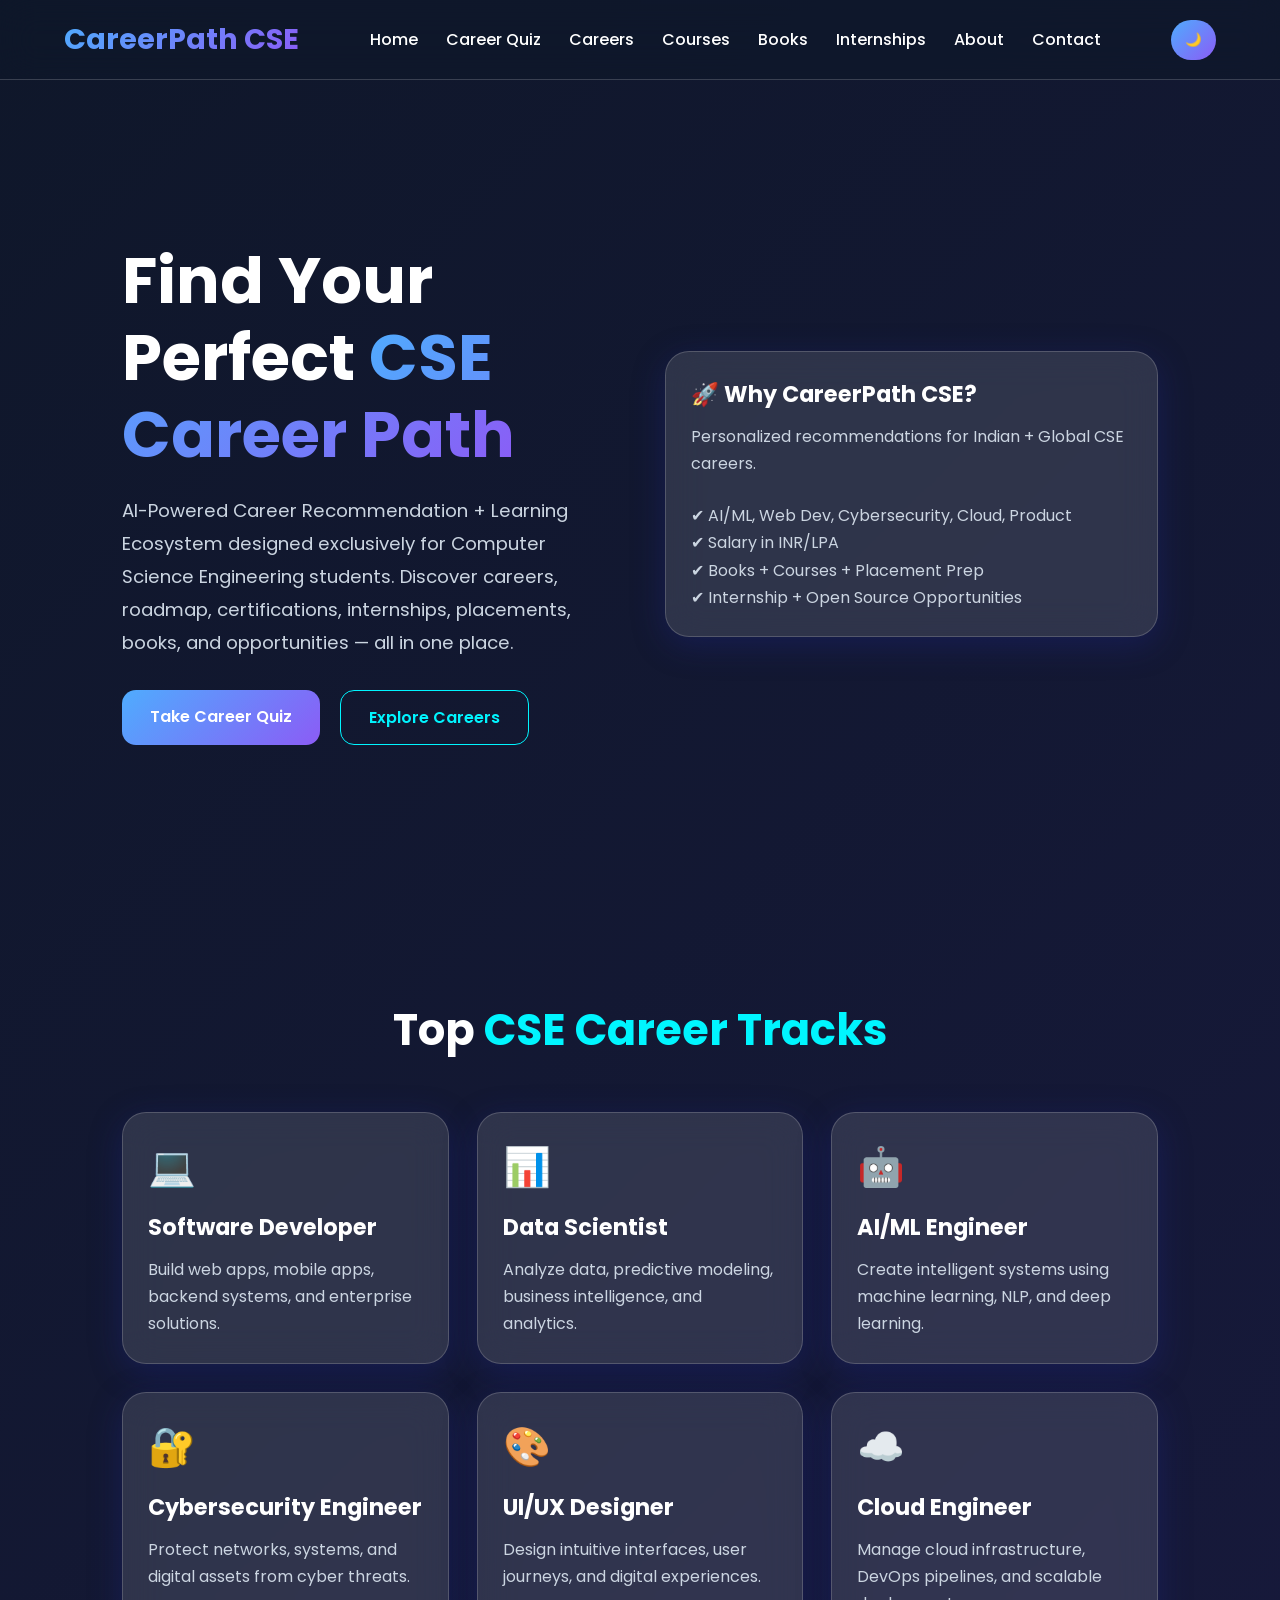
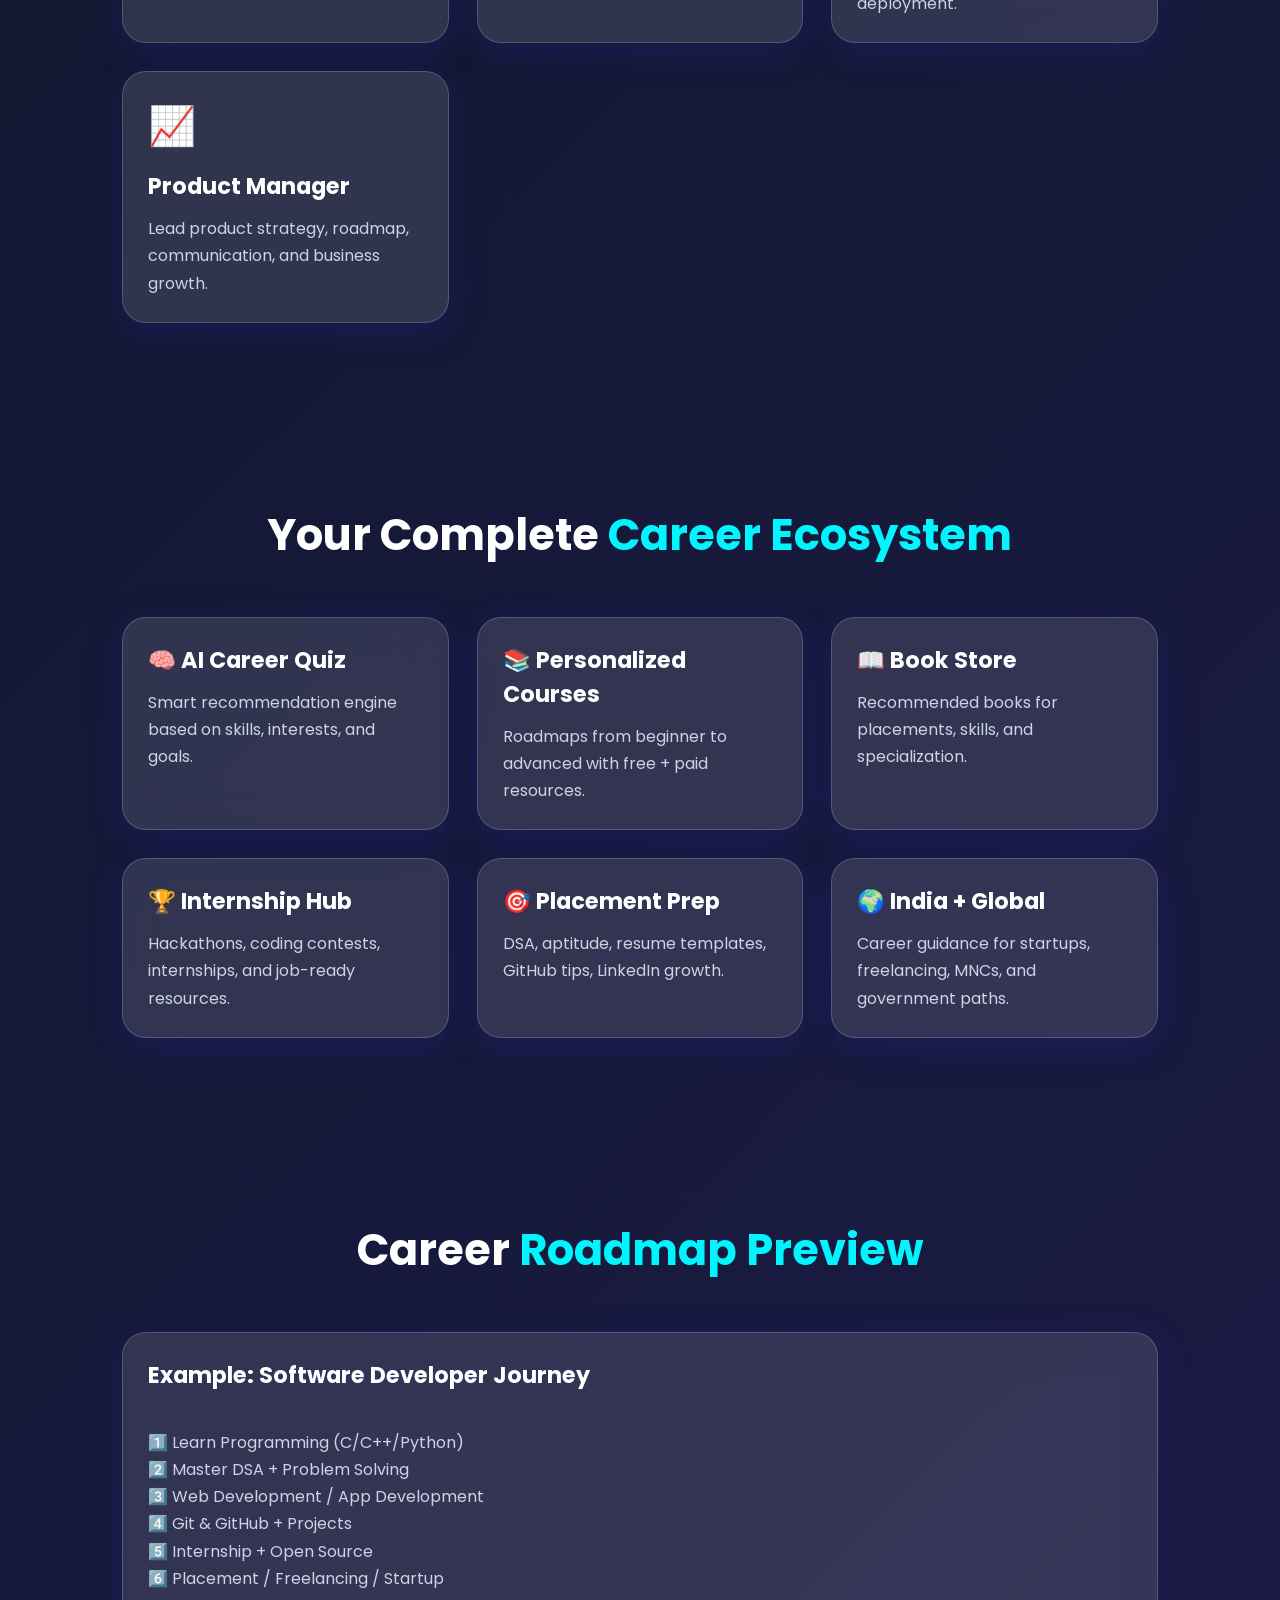
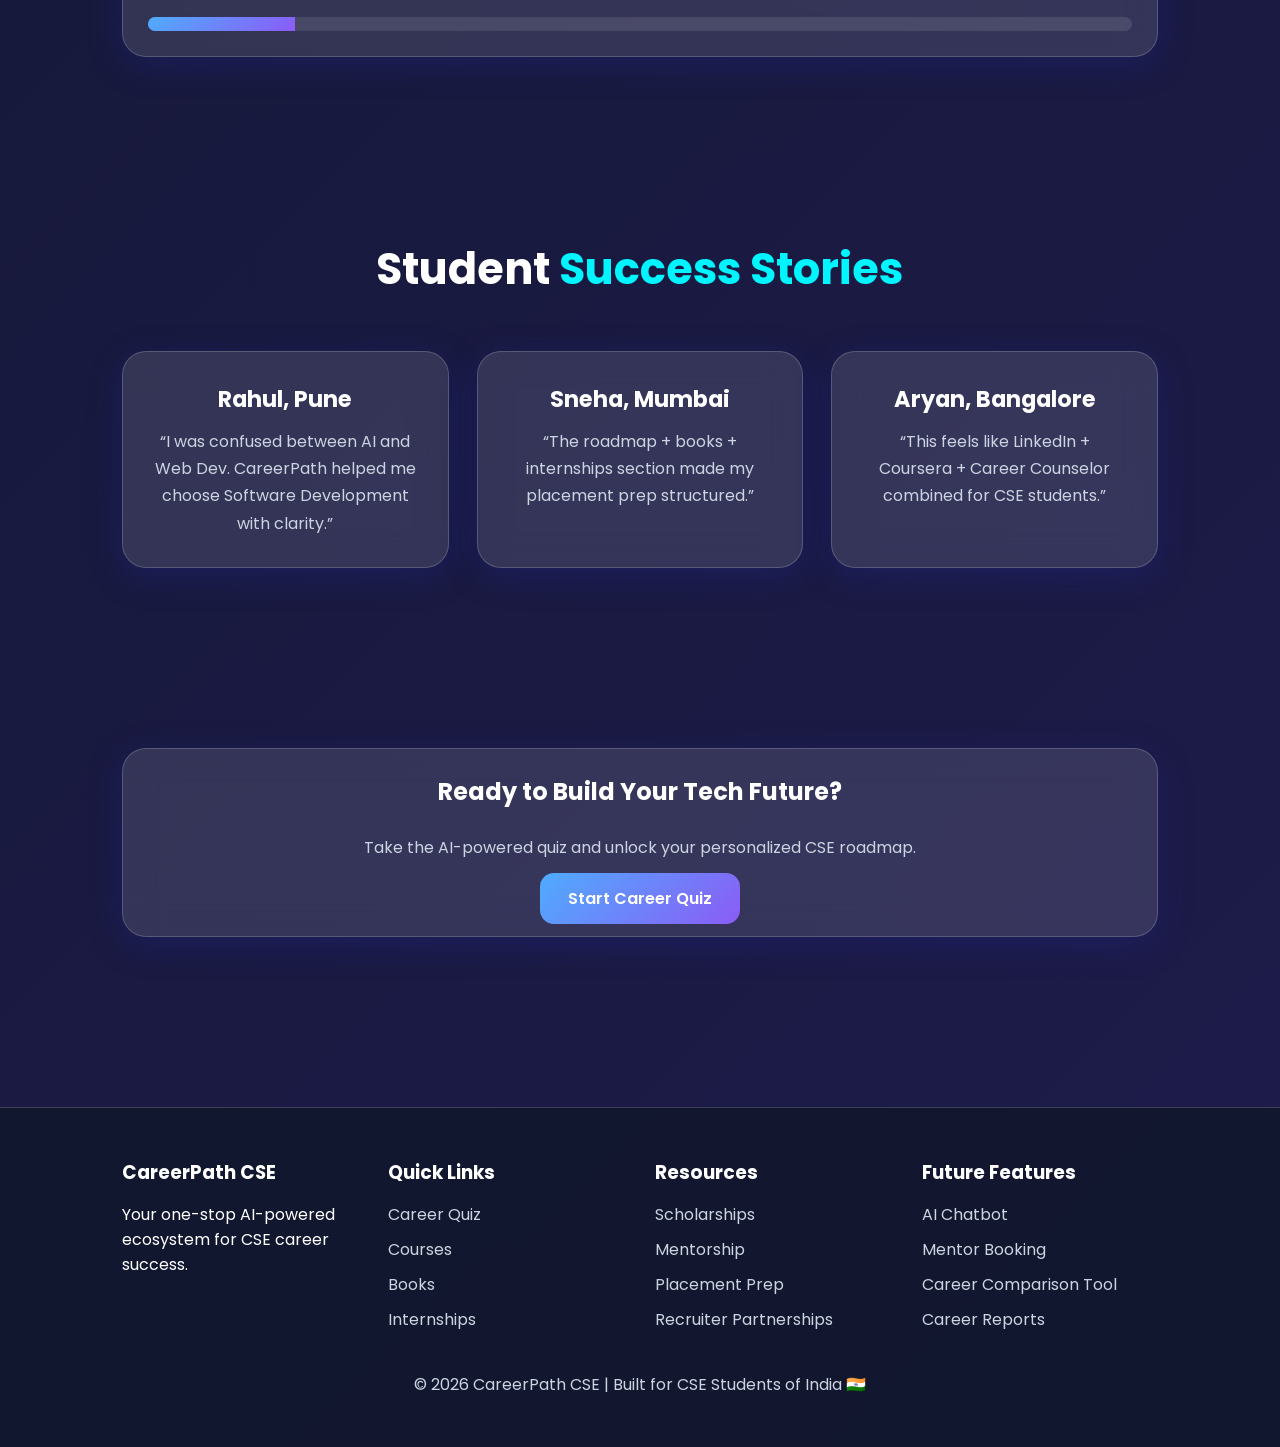
<file: index.html>
<!DOCTYPE html>
<html lang="en">
<head>
  <meta charset="UTF-8">
  <meta name="viewport" content="width=device-width, initial-scale=1.0">
  <title>CareerPath CSE | AI-Powered Career Ecosystem</title>
  <link rel="stylesheet" href="styles/style.css">
  <link rel="preconnect" href="https://fonts.googleapis.com">
  <link rel="preconnect" href="https://fonts.gstatic.com" crossorigin>
  <link href="https://fonts.googleapis.com/css2?family=Poppins:wght@300;400;500;600;700;800&display=swap" rel="stylesheet">
</head>
<body>

  <!-- ================= NAVBAR ================= -->
  <nav class="navbar">
    <div class="nav-container">
      <div class="logo">CareerPath CSE</div>
      <ul class="nav-links">
        <li><a href="index.html">Home</a></li>
        <li><a href="quiz.html">Career Quiz</a></li>
        <li><a href="careers.html">Careers</a></li>
        <li><a href="courses.html">Courses</a></li>
        <li><a href="books.html">Books</a></li>
        <li><a href="internships.html">Internships</a></li>
        <li><a href="about.html">About</a></li>
        <li><a href="contact.html">Contact</a></li>
      </ul>
      <button class="theme-toggle" onclick="toggleTheme()">🌙</button>
    </div>
  </nav>

  <!-- ================= HERO ================= -->
  <section class="hero">
    <div class="container hero-content">
      <div class="hero-text fade-in">
        <h1>Find Your Perfect <span>CSE Career Path</span></h1>
        <p>
          AI-Powered Career Recommendation + Learning Ecosystem designed exclusively
          for Computer Science Engineering students. Discover careers, roadmap,
          certifications, internships, placements, books, and opportunities — all in one place.
        </p>

        <div class="hero-buttons">
          <a href="quiz.html" class="btn btn-primary">Take Career Quiz</a>
          <a href="careers.html" class="btn btn-secondary">Explore Careers</a>
        </div>
      </div>

      <div class="glass-card fade-in">
        <h3>🚀 Why CareerPath CSE?</h3>
        <p>Personalized recommendations for Indian + Global CSE careers.</p>
        <br>
        <p>✔ AI/ML, Web Dev, Cybersecurity, Cloud, Product</p>
        <p>✔ Salary in INR/LPA</p>
        <p>✔ Books + Courses + Placement Prep</p>
        <p>✔ Internship + Open Source Opportunities</p>
      </div>
    </div>
  </section>

  <!-- ================= CAREER CATEGORIES ================= -->
  <section class="section">
    <div class="container">
      <h2 class="section-title">Top <span>CSE Career Tracks</span></h2>

      <div class="career-grid">
        <div class="glass-card">
          <div class="card-icon">💻</div>
          <h3>Software Developer</h3>
          <p>Build web apps, mobile apps, backend systems, and enterprise solutions.</p>
        </div>

        <div class="glass-card">
          <div class="card-icon">📊</div>
          <h3>Data Scientist</h3>
          <p>Analyze data, predictive modeling, business intelligence, and analytics.</p>
        </div>

        <div class="glass-card">
          <div class="card-icon">🤖</div>
          <h3>AI/ML Engineer</h3>
          <p>Create intelligent systems using machine learning, NLP, and deep learning.</p>
        </div>

        <div class="glass-card">
          <div class="card-icon">🔐</div>
          <h3>Cybersecurity Engineer</h3>
          <p>Protect networks, systems, and digital assets from cyber threats.</p>
        </div>

        <div class="glass-card">
          <div class="card-icon">🎨</div>
          <h3>UI/UX Designer</h3>
          <p>Design intuitive interfaces, user journeys, and digital experiences.</p>
        </div>

        <div class="glass-card">
          <div class="card-icon">☁️</div>
          <h3>Cloud Engineer</h3>
          <p>Manage cloud infrastructure, DevOps pipelines, and scalable deployment.</p>
        </div>

        <div class="glass-card">
          <div class="card-icon">📈</div>
          <h3>Product Manager</h3>
          <p>Lead product strategy, roadmap, communication, and business growth.</p>
        </div>
      </div>
    </div>
  </section>

  <!-- ================= FEATURES ================= -->
  <section class="section">
    <div class="container">
      <h2 class="section-title">Your Complete <span>Career Ecosystem</span></h2>

      <div class="career-grid">
        <div class="glass-card">
          <h3>🧠 AI Career Quiz</h3>
          <p>Smart recommendation engine based on skills, interests, and goals.</p>
        </div>

        <div class="glass-card">
          <h3>📚 Personalized Courses</h3>
          <p>Roadmaps from beginner to advanced with free + paid resources.</p>
        </div>

        <div class="glass-card">
          <h3>📖 Book Store</h3>
          <p>Recommended books for placements, skills, and specialization.</p>
        </div>

        <div class="glass-card">
          <h3>🏆 Internship Hub</h3>
          <p>Hackathons, coding contests, internships, and job-ready resources.</p>
        </div>

        <div class="glass-card">
          <h3>🎯 Placement Prep</h3>
          <p>DSA, aptitude, resume templates, GitHub tips, LinkedIn growth.</p>
        </div>

        <div class="glass-card">
          <h3>🌍 India + Global</h3>
          <p>Career guidance for startups, freelancing, MNCs, and government paths.</p>
        </div>
      </div>
    </div>
  </section>

  <!-- ================= ROADMAP PREVIEW ================= -->
  <section class="section">
    <div class="container">
      <h2 class="section-title">Career <span>Roadmap Preview</span></h2>

      <div class="glass-card">
        <h3>Example: Software Developer Journey</h3>
        <br>
        <p>1️⃣ Learn Programming (C/C++/Python)</p>
        <p>2️⃣ Master DSA + Problem Solving</p>
        <p>3️⃣ Web Development / App Development</p>
        <p>4️⃣ Git & GitHub + Projects</p>
        <p>5️⃣ Internship + Open Source</p>
        <p>6️⃣ Placement / Freelancing / Startup</p>

        <br>

        <div class="progress-container">
          <div class="progress-bar"></div>
        </div>
      </div>
    </div>
  </section>

  <!-- ================= TESTIMONIALS ================= -->
  <section class="section">
    <div class="container">
      <h2 class="section-title">Student <span>Success Stories</span></h2>

      <div class="career-grid">
        <div class="glass-card testimonial">
          <h3>Rahul, Pune</h3>
          <p>“I was confused between AI and Web Dev. CareerPath helped me choose Software Development with clarity.”</p>
        </div>

        <div class="glass-card testimonial">
          <h3>Sneha, Mumbai</h3>
          <p>“The roadmap + books + internships section made my placement prep structured.”</p>
        </div>

        <div class="glass-card testimonial">
          <h3>Aryan, Bangalore</h3>
          <p>“This feels like LinkedIn + Coursera + Career Counselor combined for CSE students.”</p>
        </div>
      </div>
    </div>
  </section>

  <!-- ================= CTA ================= -->
  <section class="section">
    <div class="container">
      <div class="glass-card" style="text-align:center;">
        <h2>Ready to Build Your Tech Future?</h2>
        <br>
        <p>Take the AI-powered quiz and unlock your personalized CSE roadmap.</p>
        <br>
        <a href="quiz.html" class="btn btn-primary">Start Career Quiz</a>
      </div>
    </div>
  </section>

  <!-- ================= FOOTER ================= -->
  <footer class="footer">
    <div class="container footer-grid">
      <div>
        <h3>CareerPath CSE</h3>
        <p>Your one-stop AI-powered ecosystem for CSE career success.</p>
      </div>

      <div>
        <h3>Quick Links</h3>
        <a href="quiz.html">Career Quiz</a>
        <a href="courses.html">Courses</a>
        <a href="books.html">Books</a>
        <a href="internships.html">Internships</a>
      </div>

      <div>
        <h3>Resources</h3>
        <a href="#">Scholarships</a>
        <a href="#">Mentorship</a>
        <a href="#">Placement Prep</a>
        <a href="#">Recruiter Partnerships</a>
      </div>

      <div>
        <h3>Future Features</h3>
        <a href="#">AI Chatbot</a>
        <a href="#">Mentor Booking</a>
        <a href="#">Career Comparison Tool</a>
        <a href="#">Career Reports</a>
      </div>
    </div>

    <div class="footer-bottom">
      <p>© 2026 CareerPath CSE | Built for CSE Students of India 🇮🇳</p>
    </div>
  </footer>

  <script src="scripts/main.js"></script>
</body>
</html>
</file>
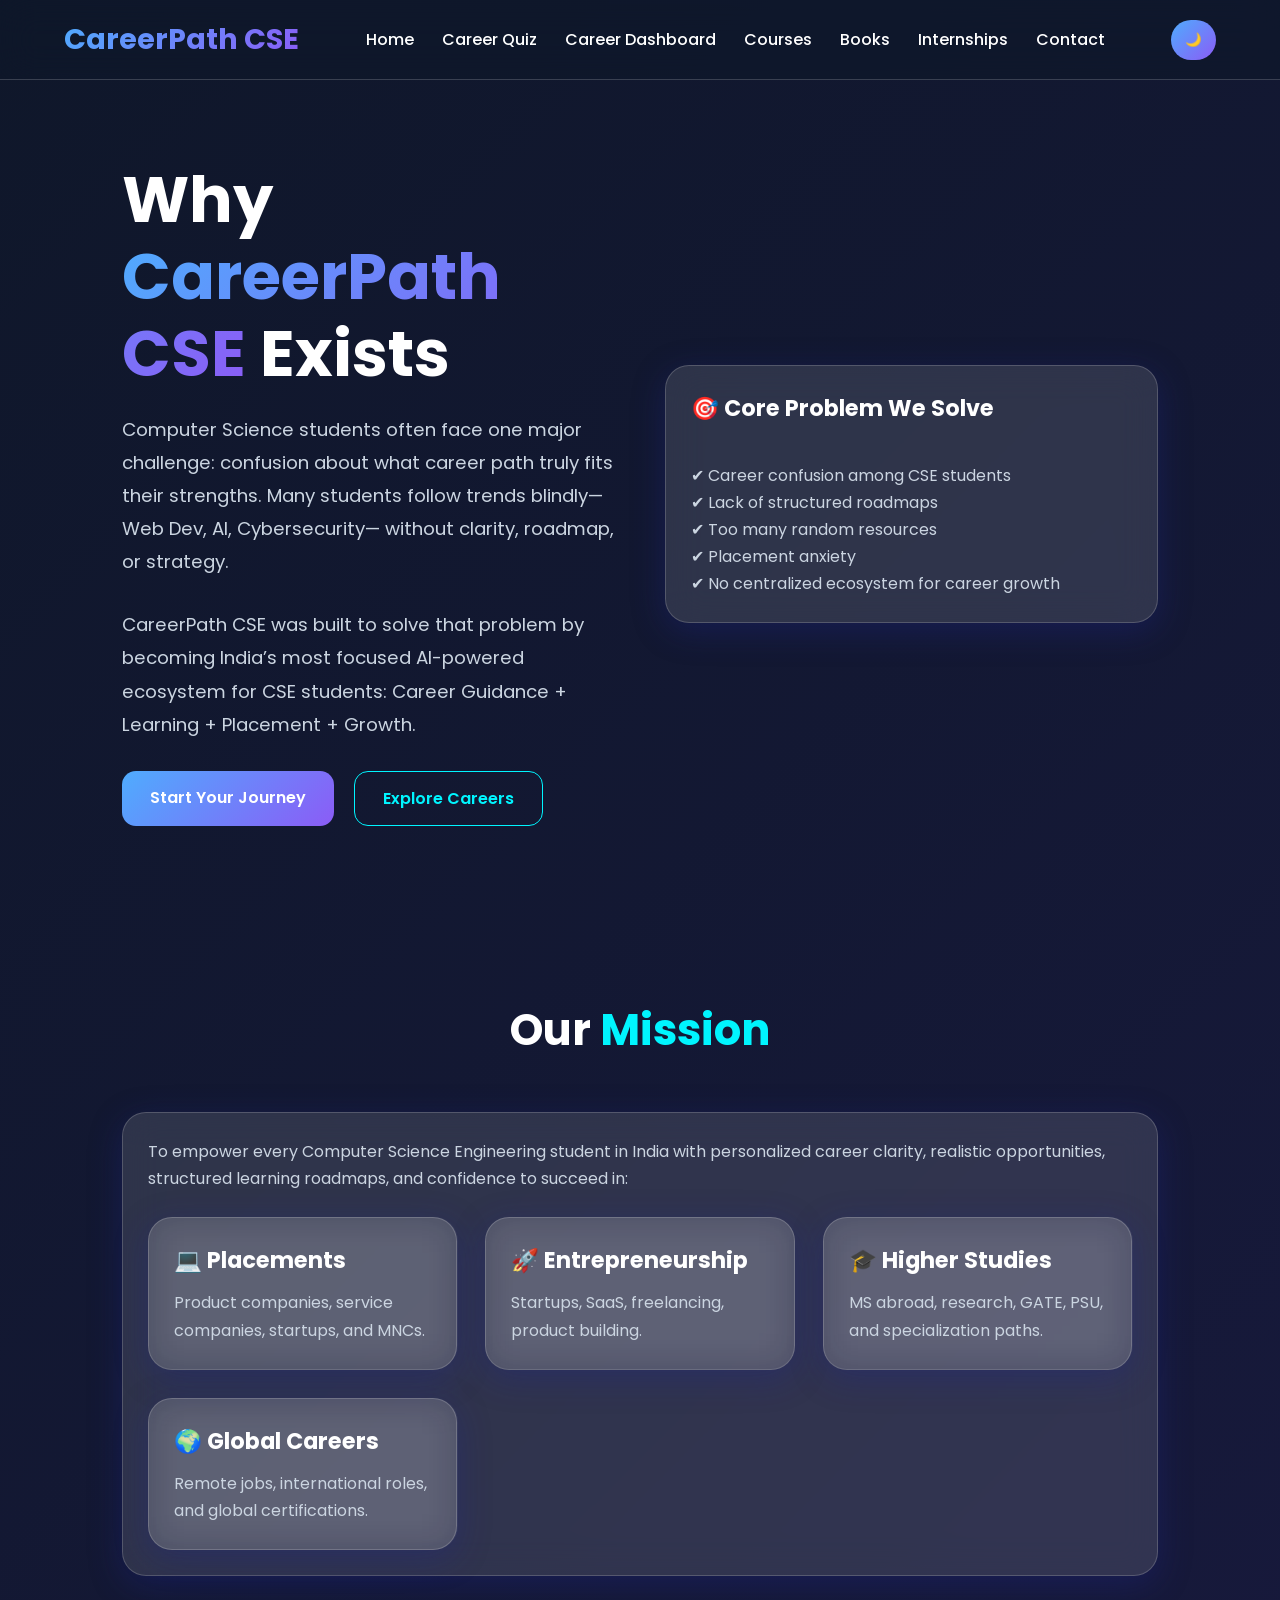
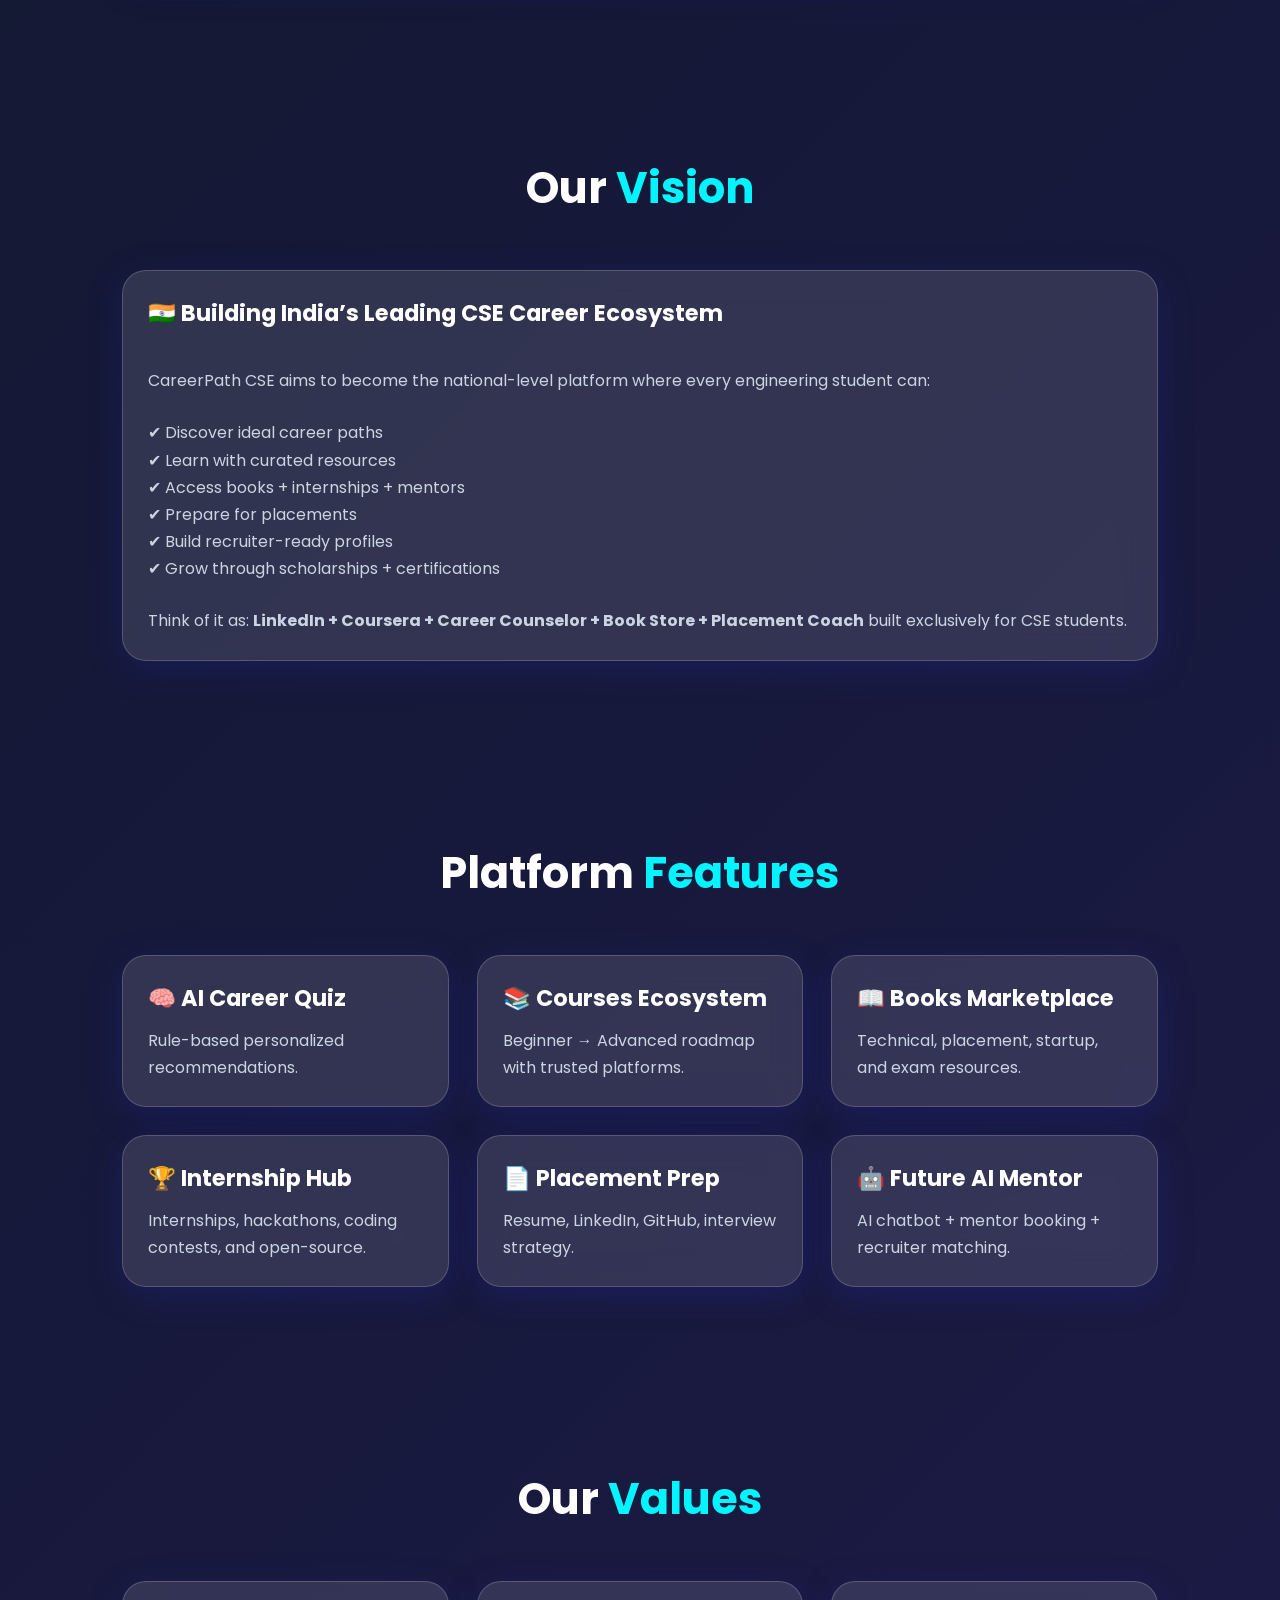
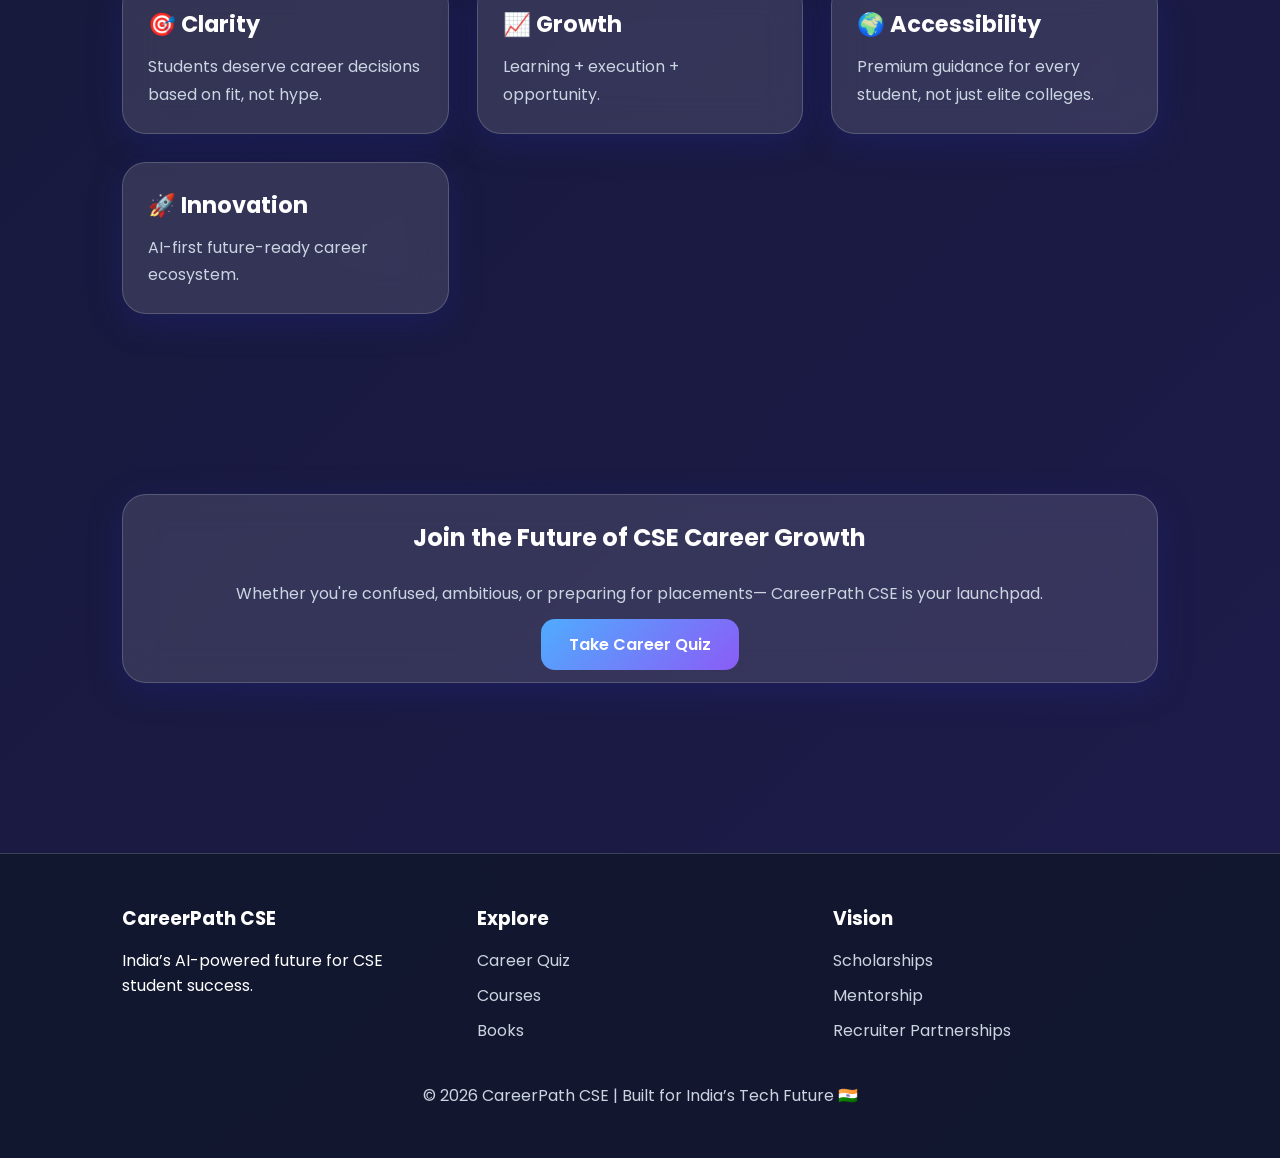
<file: about.html>
<!DOCTYPE html>
<html lang="en">
<head>
  <meta charset="UTF-8">
  <meta name="viewport" content="width=device-width, initial-scale=1.0">
  <title>About | CareerPath CSE</title>
  <link rel="stylesheet" href="styles/style.css">
  <link rel="preconnect" href="https://fonts.googleapis.com">
  <link href="https://fonts.googleapis.com/css2?family=Poppins:wght@300;400;500;600;700;800&display=swap" rel="stylesheet">
</head>
<body>

  <!-- ================= NAVBAR ================= -->
  <nav class="navbar">
    <div class="nav-container">
      <div class="logo">CareerPath CSE</div>
      <ul class="nav-links">
        <li><a href="index.html">Home</a></li>
        <li><a href="quiz.html">Career Quiz</a></li>
        <li><a href="careers.html">Career Dashboard</a></li>
        <li><a href="courses.html">Courses</a></li>
        <li><a href="books.html">Books</a></li>
        <li><a href="internships.html">Internships</a></li>
        <li><a href="contact.html">Contact</a></li>
      </ul>
      <button class="theme-toggle" onclick="toggleTheme()">🌙</button>
    </div>
  </nav>

  <!-- ================= HERO ================= -->
  <section class="hero">
    <div class="container hero-content">
      <div class="hero-text fade-in">
        <h1>Why <span>CareerPath CSE</span> Exists</h1>
        <p>
          Computer Science students often face one major challenge:
          confusion about what career path truly fits their strengths.
          Many students follow trends blindly—Web Dev, AI, Cybersecurity—
          without clarity, roadmap, or strategy.
        </p>

        <p>
          CareerPath CSE was built to solve that problem by becoming
          India’s most focused AI-powered ecosystem for CSE students:
          Career Guidance + Learning + Placement + Growth.
        </p>

        <div class="hero-buttons">
          <a href="quiz.html" class="btn btn-primary">Start Your Journey</a>
          <a href="careers.html" class="btn btn-secondary">Explore Careers</a>
        </div>
      </div>

      <div class="glass-card fade-in">
        <h3>🎯 Core Problem We Solve</h3>
        <br>
        <p>✔ Career confusion among CSE students</p>
        <p>✔ Lack of structured roadmaps</p>
        <p>✔ Too many random resources</p>
        <p>✔ Placement anxiety</p>
        <p>✔ No centralized ecosystem for career growth</p>
      </div>
    </div>
  </section>

  <!-- ================= MISSION ================= -->
  <section class="section">
    <div class="container">
      <h2 class="section-title">Our <span>Mission</span></h2>

      <div class="glass-card">
        <p>
          To empower every Computer Science Engineering student in India
          with personalized career clarity, realistic opportunities,
          structured learning roadmaps, and confidence to succeed in:
        </p>

        <br>

        <div class="career-grid">
          <div class="glass-card">
            <h3>💻 Placements</h3>
            <p>Product companies, service companies, startups, and MNCs.</p>
          </div>

          <div class="glass-card">
            <h3>🚀 Entrepreneurship</h3>
            <p>Startups, SaaS, freelancing, product building.</p>
          </div>

          <div class="glass-card">
            <h3>🎓 Higher Studies</h3>
            <p>MS abroad, research, GATE, PSU, and specialization paths.</p>
          </div>

          <div class="glass-card">
            <h3>🌍 Global Careers</h3>
            <p>Remote jobs, international roles, and global certifications.</p>
          </div>
        </div>
      </div>
    </div>
  </section>

  <!-- ================= VISION ================= -->
  <section class="section">
    <div class="container">
      <h2 class="section-title">Our <span>Vision</span></h2>

      <div class="glass-card">
        <h3>🇮🇳 Building India’s Leading CSE Career Ecosystem</h3>

        <br>

        <p>
          CareerPath CSE aims to become the national-level platform
          where every engineering student can:
        </p>

        <br>

        <p>✔ Discover ideal career paths</p>
        <p>✔ Learn with curated resources</p>
        <p>✔ Access books + internships + mentors</p>
        <p>✔ Prepare for placements</p>
        <p>✔ Build recruiter-ready profiles</p>
        <p>✔ Grow through scholarships + certifications</p>

        <br>

        <p>
          Think of it as:
          <strong>LinkedIn + Coursera + Career Counselor + Book Store + Placement Coach</strong>
          built exclusively for CSE students.
        </p>
      </div>
    </div>
  </section>

  <!-- ================= PLATFORM FEATURES ================= -->
  <section class="section">
    <div class="container">
      <h2 class="section-title">Platform <span>Features</span></h2>

      <div class="career-grid">
        <div class="glass-card">
          <h3>🧠 AI Career Quiz</h3>
          <p>Rule-based personalized recommendations.</p>
        </div>

        <div class="glass-card">
          <h3>📚 Courses Ecosystem</h3>
          <p>Beginner → Advanced roadmap with trusted platforms.</p>
        </div>

        <div class="glass-card">
          <h3>📖 Books Marketplace</h3>
          <p>Technical, placement, startup, and exam resources.</p>
        </div>

        <div class="glass-card">
          <h3>🏆 Internship Hub</h3>
          <p>Internships, hackathons, coding contests, and open-source.</p>
        </div>

        <div class="glass-card">
          <h3>📄 Placement Prep</h3>
          <p>Resume, LinkedIn, GitHub, interview strategy.</p>
        </div>

        <div class="glass-card">
          <h3>🤖 Future AI Mentor</h3>
          <p>AI chatbot + mentor booking + recruiter matching.</p>
        </div>
      </div>
    </div>
  </section>

  <!-- ================= VALUES ================= -->
  <section class="section">
    <div class="container">
      <h2 class="section-title">Our <span>Values</span></h2>

      <div class="career-grid">
        <div class="glass-card">
          <h3>🎯 Clarity</h3>
          <p>Students deserve career decisions based on fit, not hype.</p>
        </div>

        <div class="glass-card">
          <h3>📈 Growth</h3>
          <p>Learning + execution + opportunity.</p>
        </div>

        <div class="glass-card">
          <h3>🌍 Accessibility</h3>
          <p>Premium guidance for every student, not just elite colleges.</p>
        </div>

        <div class="glass-card">
          <h3>🚀 Innovation</h3>
          <p>AI-first future-ready career ecosystem.</p>
        </div>
      </div>
    </div>
  </section>

  <!-- ================= CTA ================= -->
  <section class="section">
    <div class="container">
      <div class="glass-card" style="text-align:center;">
        <h2>Join the Future of CSE Career Growth</h2>
        <br>
        <p>
          Whether you're confused, ambitious, or preparing for placements—
          CareerPath CSE is your launchpad.
        </p>

        <br>

        <a href="quiz.html" class="btn btn-primary">Take Career Quiz</a>
      </div>
    </div>
  </section>

  <!-- ================= FOOTER ================= -->
  <footer class="footer">
    <div class="container footer-grid">
      <div>
        <h3>CareerPath CSE</h3>
        <p>India’s AI-powered future for CSE student success.</p>
      </div>

      <div>
        <h3>Explore</h3>
        <a href="quiz.html">Career Quiz</a>
        <a href="courses.html">Courses</a>
        <a href="books.html">Books</a>
      </div>

      <div>
        <h3>Vision</h3>
        <a href="#">Scholarships</a>
        <a href="#">Mentorship</a>
        <a href="#">Recruiter Partnerships</a>
      </div>
    </div>

    <div class="footer-bottom">
      <p>© 2026 CareerPath CSE | Built for India’s Tech Future 🇮🇳</p>
    </div>
  </footer>

  <script src="scripts/main.js"></script>
</body>
</html>
</file>
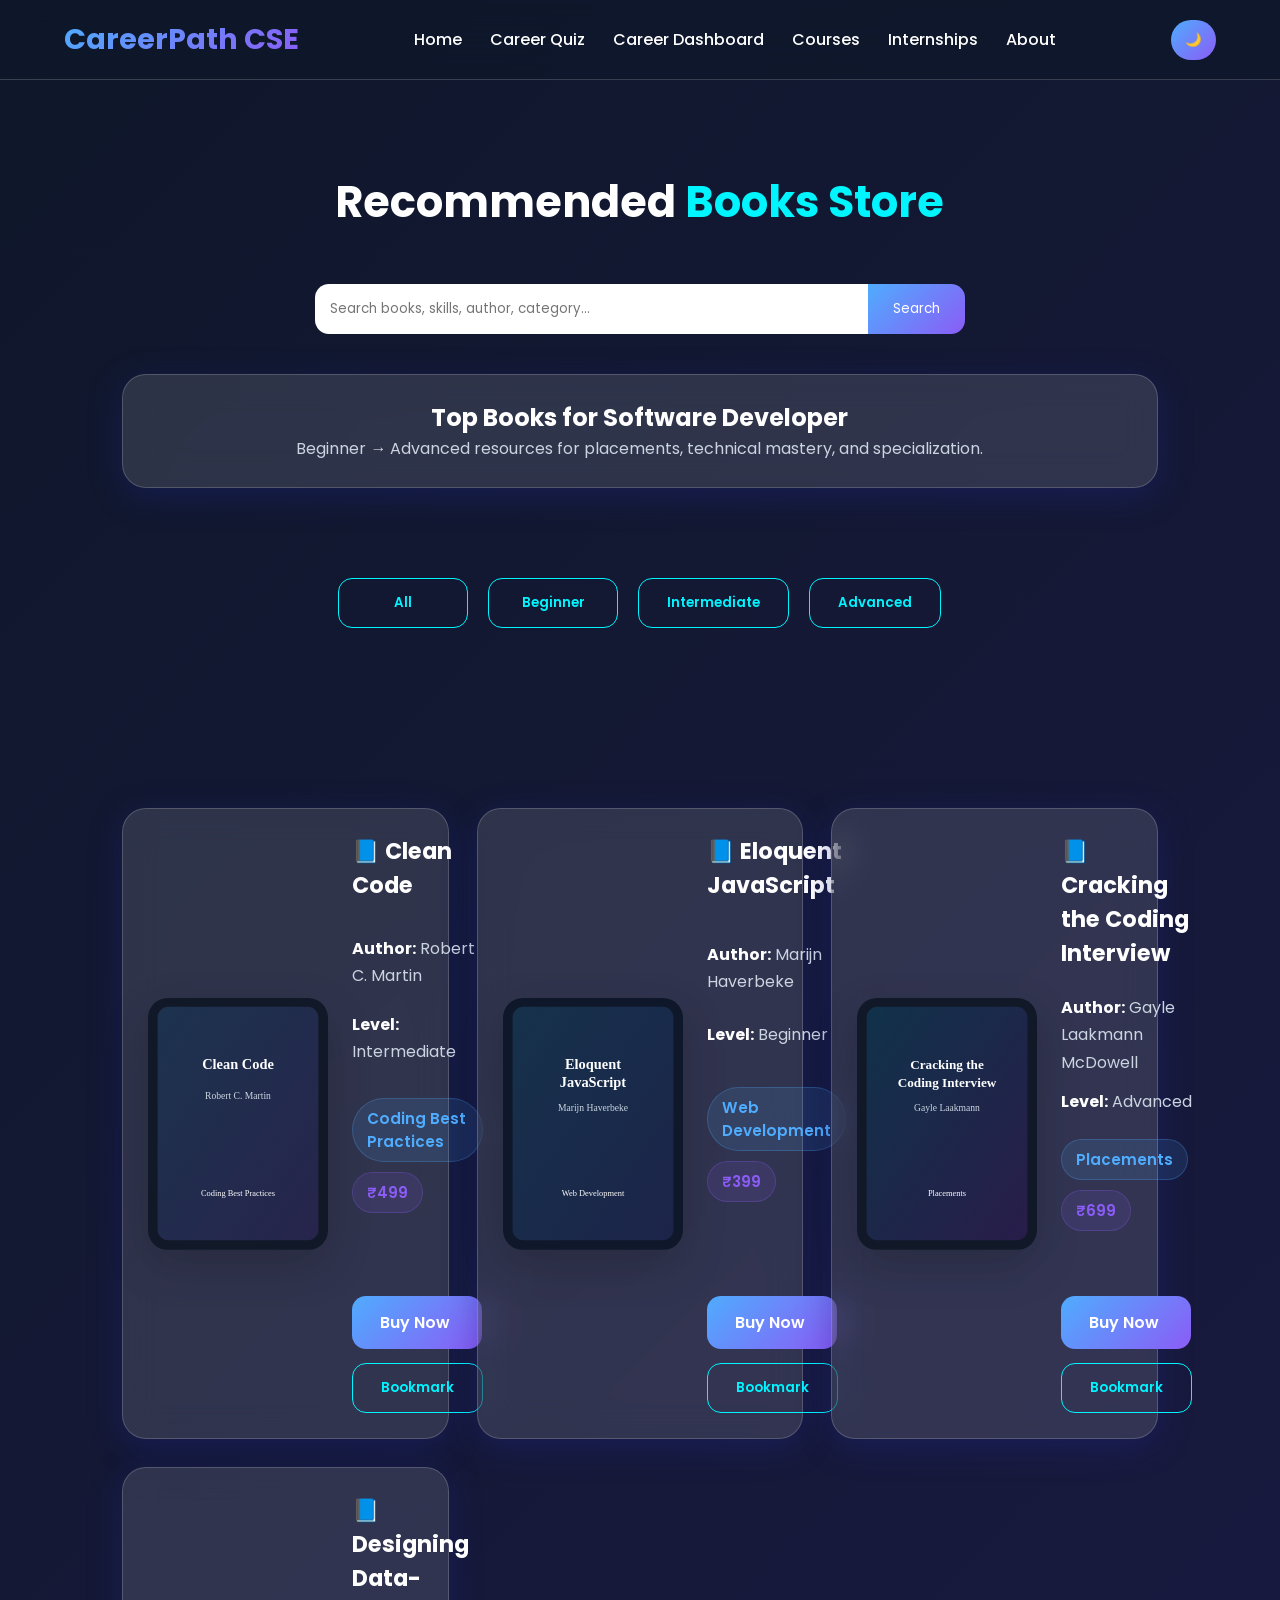
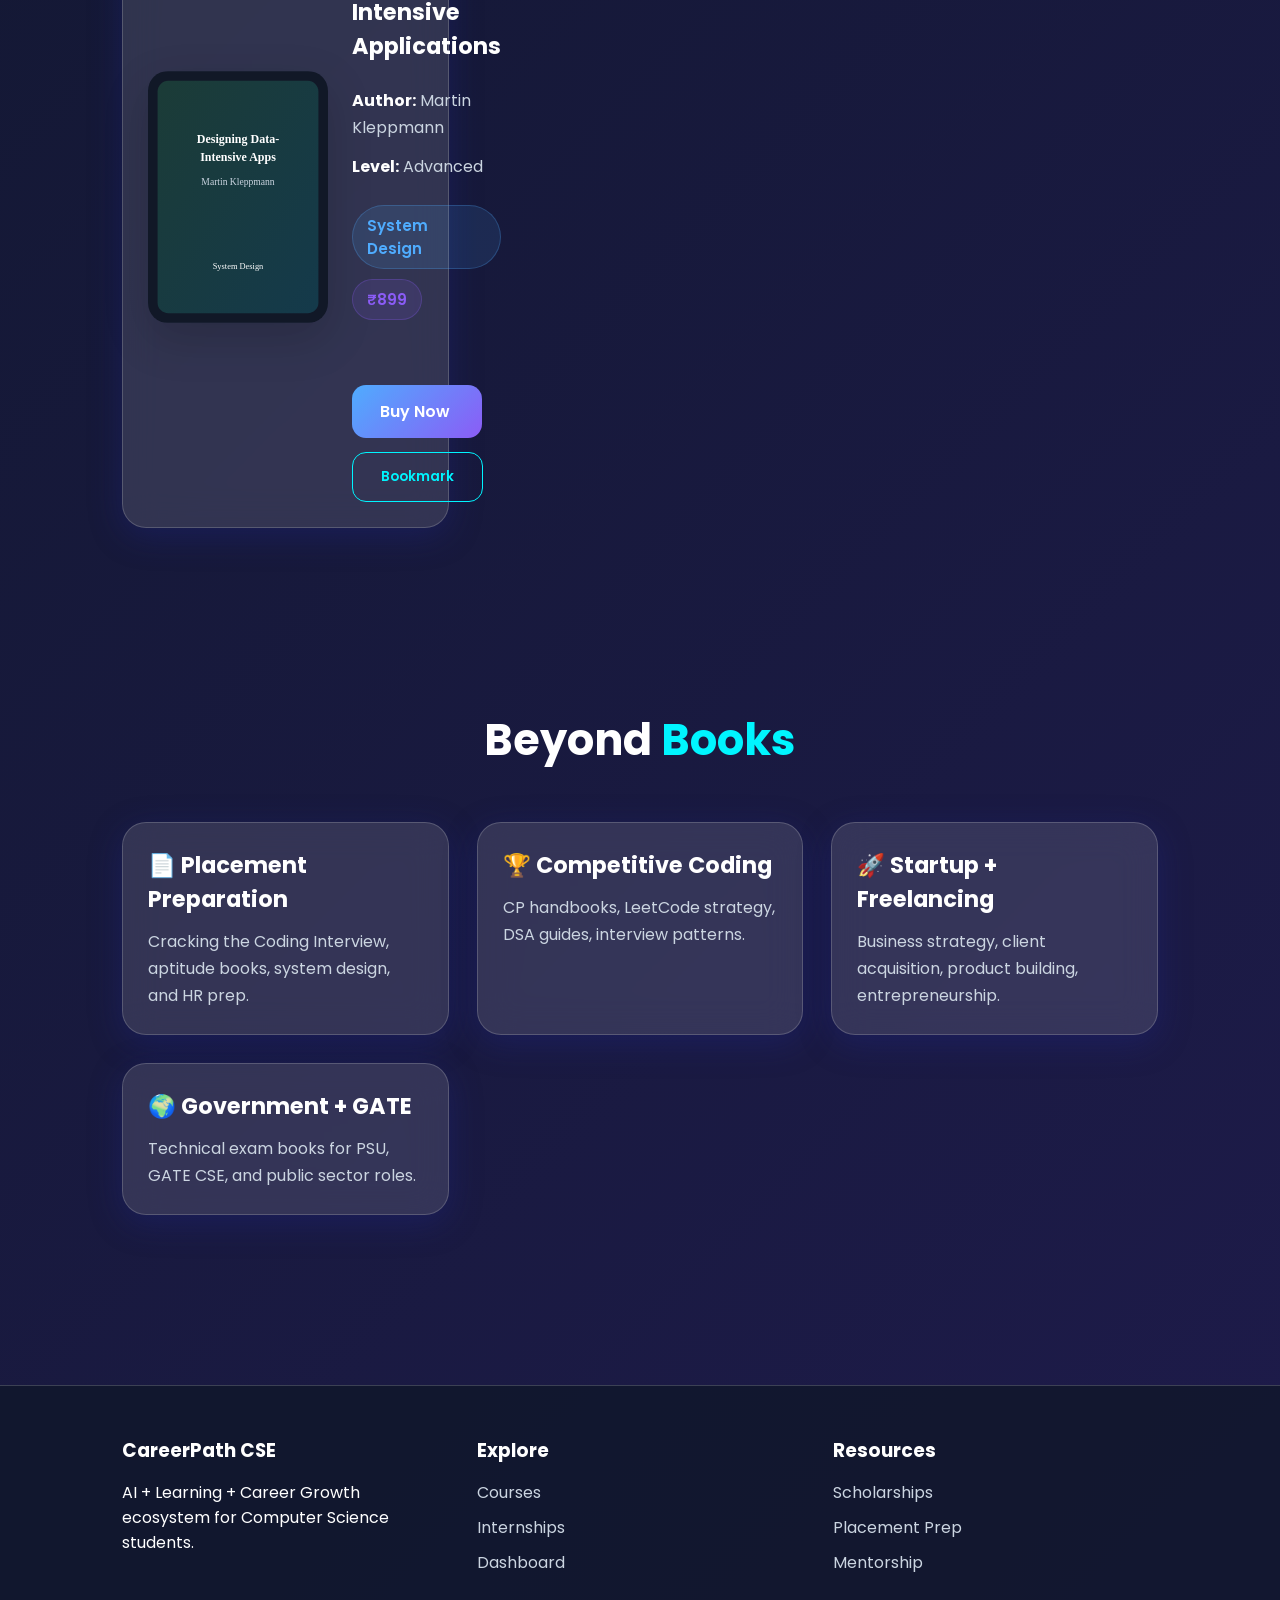
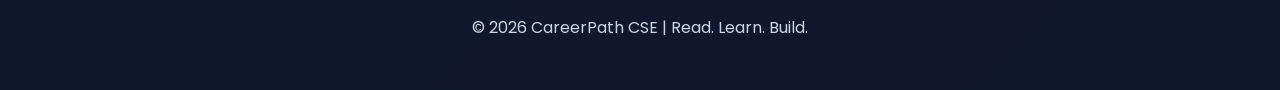
<file: books.html>
<!DOCTYPE html>
<html lang="en">
<head>
  <meta charset="UTF-8">
  <meta name="viewport" content="width=device-width, initial-scale=1.0">
  <title>CareerPath CSE | Recommended Books Store</title>
  <link rel="stylesheet" href="styles/style.css">
  <link rel="preconnect" href="https://fonts.googleapis.com">
  <link href="https://fonts.googleapis.com/css2?family=Poppins:wght@300;400;500;600;700;800&display=swap" rel="stylesheet">
</head>
<body>

  <!-- ================= NAVBAR ================= -->
  <nav class="navbar">
    <div class="nav-container">
      <div class="logo">CareerPath CSE</div>
      <ul class="nav-links">
        <li><a href="index.html">Home</a></li>
        <li><a href="quiz.html">Career Quiz</a></li>
        <li><a href="careers.html">Career Dashboard</a></li>
        <li><a href="courses.html">Courses</a></li>
        <li><a href="internships.html">Internships</a></li>
        <li><a href="about.html">About</a></li>
      </ul>
      <button class="theme-toggle" onclick="toggleTheme()">🌙</button>
    </div>
  </nav>

  <!-- ================= HERO ================= -->
  <section class="section">
    <div class="container">
      <h1 class="section-title">Recommended <span>Books Store</span></h1>

      <div class="search-bar">
        <input type="text" id="bookSearch" placeholder="Search books, skills, author, category...">
        <button onclick="searchBooks()">Search</button>
      </div>

      <div class="glass-card" style="text-align:center;">
        <h2 id="bookCareerHeading">Books for Your Career Growth</h2>
        <p>Beginner → Advanced resources for placements, technical mastery, and specialization.</p>
      </div>
    </div>
  </section>

  <!-- ================= FILTERS ================= -->
  <section class="section" style="padding-top:0;">
    <div class="container">
      <div class="hero-buttons" style="justify-content:center;">
        <button class="btn btn-secondary" onclick="filterBooks('All')">All</button>
        <button class="btn btn-secondary" onclick="filterBooks('Beginner')">Beginner</button>
        <button class="btn btn-secondary" onclick="filterBooks('Intermediate')">Intermediate</button>
        <button class="btn btn-secondary" onclick="filterBooks('Advanced')">Advanced</button>
      </div>
    </div>
  </section>

  <!-- ================= BOOK GRID ================= -->
  <section class="section">
    <div class="container">
      <div class="book-grid" id="booksContainer">
        <!-- Dynamic books here -->
      </div>
    </div>
  </section>

  <!-- ================= EXTRA SECTION ================= -->
  <section class="section">
    <div class="container">
      <h2 class="section-title">Beyond <span>Books</span></h2>

      <div class="career-grid">
        <div class="glass-card">
          <h3>📄 Placement Preparation</h3>
          <p>Cracking the Coding Interview, aptitude books, system design, and HR prep.</p>
        </div>

        <div class="glass-card">
          <h3>🏆 Competitive Coding</h3>
          <p>CP handbooks, LeetCode strategy, DSA guides, interview patterns.</p>
        </div>

        <div class="glass-card">
          <h3>🚀 Startup + Freelancing</h3>
          <p>Business strategy, client acquisition, product building, entrepreneurship.</p>
        </div>

        <div class="glass-card">
          <h3>🌍 Government + GATE</h3>
          <p>Technical exam books for PSU, GATE CSE, and public sector roles.</p>
        </div>
      </div>
    </div>
  </section>

  <!-- ================= FOOTER ================= -->
  <footer class="footer">
    <div class="container footer-grid">
      <div>
        <h3>CareerPath CSE</h3>
        <p>AI + Learning + Career Growth ecosystem for Computer Science students.</p>
      </div>

      <div>
        <h3>Explore</h3>
        <a href="courses.html">Courses</a>
        <a href="internships.html">Internships</a>
        <a href="careers.html">Dashboard</a>
      </div>

      <div>
        <h3>Resources</h3>
        <a href="#">Scholarships</a>
        <a href="#">Placement Prep</a>
        <a href="#">Mentorship</a>
      </div>
    </div>

    <div class="footer-bottom">
      <p>© 2026 CareerPath CSE | Read. Learn. Build.</p>
    </div>
  </footer>

  <!-- ================= JAVASCRIPT ================= -->
  <script>
    const recommendedCareer = localStorage.getItem("recommendedCareer") || "Software Developer";

    const booksData = {
      "Software Developer": [
        {
          title: "Clean Code",
          author: "Robert C. Martin",
          level: "Intermediate",
          price: "₹499",
          category: "Coding Best Practices",
          image: "images/books/clean-code.svg"
        },
        {
          title: "Eloquent JavaScript",
          author: "Marijn Haverbeke",
          level: "Beginner",
          price: "₹399",
          category: "Web Development",
          image: "images/books/eloquent-javascript.svg"
        },
        {
          title: "Cracking the Coding Interview",
          author: "Gayle Laakmann McDowell",
          level: "Advanced",
          price: "₹699",
          category: "Placements",
          image: "images/books/cracking-the-coding-interview.svg"
        },
        {
          title: "Designing Data-Intensive Applications",
          author: "Martin Kleppmann",
          level: "Advanced",
          price: "₹899",
          category: "System Design",
          image: "images/books/designing-data-intensive-applications.svg"
        }
      ],

      "AI/ML Engineer": [
        {
          title: "Hands-On Machine Learning",
          author: "Aurélien Géron",
          level: "Intermediate",
          price: "₹799",
          category: "Machine Learning",
          image: "images/books/hands-on-machine-learning.svg"
        },
        {
          title: "Python Machine Learning",
          author: "Sebastian Raschka",
          level: "Advanced",
          price: "₹899",
          category: "AI",
          image: "images/books/python-machine-learning.svg"
        },
        {
          title: "Deep Learning",
          author: "Ian Goodfellow",
          level: "Advanced",
          price: "₹999",
          category: "Deep Learning",
          image: "images/books/deep-learning.svg"
        }
      ],

      "Cybersecurity Engineer": [
        {
          title: "CEH Certified Ethical Hacker Guide",
          author: "EC-Council",
          level: "Intermediate",
          price: "₹749",
          category: "Cybersecurity",
          image: "images/books/ceh-certified-ethical-hacker-guide.svg"
        },
        {
          title: "Web Application Hacker’s Handbook",
          author: "Dafydd Stuttard",
          level: "Advanced",
          price: "₹899",
          category: "Ethical Hacking",
          image: "images/books/web-application-hackers-handbook.svg"
        },
        {
          title: "Linux Basics for Hackers",
          author: "OccupyTheWeb",
          level: "Beginner",
          price: "₹499",
          category: "Linux Security",
          image: "images/books/linux-basics-for-hackers.svg"
        }
      ],

      "UI/UX Designer": [
        {
          title: "Don’t Make Me Think",
          author: "Steve Krug",
          level: "Beginner",
          price: "₹399",
          category: "UX",
          image: "images/books/dont-make-me-think.svg"
        },
        {
          title: "The Design of Everyday Things",
          author: "Don Norman",
          level: "Intermediate",
          price: "₹599",
          category: "Design Thinking",
          image: "images/books/the-design-of-everyday-things.svg"
        }
      ],

      "Product Manager": [
        {
          title: "Inspired",
          author: "Marty Cagan",
          level: "Intermediate",
          price: "₹699",
          category: "Product",
          image: "images/books/inspired.svg"
        },
        {
          title: "Lean Startup",
          author: "Eric Ries",
          level: "Beginner",
          price: "₹499",
          category: "Startup",
          image: "images/books/lean-startup.svg"
        }
      ],

      "Data Analyst": [
        {
          title: "Storytelling with Data",
          author: "Cole Nussbaumer",
          level: "Beginner",
          price: "₹499",
          category: "Analytics",
          image: "images/books/storytelling-with-data.svg"
        },
        {
          title: "Practical Statistics for Data Scientists",
          author: "Peter Bruce",
          level: "Advanced",
          price: "₹799",
          category: "Data Science",
          image: "images/books/practical-statistics-for-data-scientists.svg"
        }
      ]
    };

    let currentBooks = booksData[recommendedCareer] || booksData["Software Developer"];
    const effectiveCareer = booksData[recommendedCareer] ? recommendedCareer : "Software Developer";

    document.getElementById("bookCareerHeading").innerText =
      `Top Books for ${effectiveCareer}`;

    const container = document.getElementById("booksContainer");

    function renderBooks(bookList) {
      container.innerHTML = "";

      if (bookList.length === 0) {
        container.innerHTML = `
          <div class="glass-card" style="grid-column:1/-1;text-align:center;">
            <h3>No books found</h3>
            <p>Try another search or filter.</p>
          </div>
        `;
        return;
      }

      bookList.forEach(book => {
        const buyLink = book.buyLink || `https://www.google.com/search?q=${encodeURIComponent(book.title)}`;

        container.innerHTML += `
          <div class="glass-card book-card">
            <div class="book-cover">
              <img src="${book.image || 'images/books/default-book.svg'}" alt="${book.title} cover">
            </div>
            <div class="book-info">
              <h3>📘 ${book.title}</h3>
              <p><strong>Author:</strong> ${book.author}</p>
              <p><strong>Level:</strong> ${book.level}</p>
              <div class="book-meta">
                <span class="book-category">${book.category}</span>
                <span class="book-price">${book.price}</span>
              </div>
              <br>
              <div class="hero-buttons">
                <a href="${buyLink}" target="_blank" rel="noopener" class="btn btn-primary">Buy Now</a>
                <button type="button" onclick="addBookmark('${book.title.replace(/'/g, "\\'")}')" class="btn btn-secondary">Bookmark</button>
              </div>
            </div>
          </div>
        `;
      });
    }

    function searchBooks() {
      const query = document.getElementById("bookSearch").value.toLowerCase();

      const filtered = currentBooks.filter(book =>
        book.title.toLowerCase().includes(query) ||
        book.author.toLowerCase().includes(query) ||
        book.category.toLowerCase().includes(query)
      );

      renderBooks(filtered);
    }

    function filterBooks(level) {
      if (level === "All") {
        renderBooks(currentBooks);
        return;
      }

      const filtered = currentBooks.filter(book => book.level === level);
      renderBooks(filtered);
    }

    renderBooks(currentBooks);
  </script>

  <script src="scripts/main.js"></script>
</body>
</html>
</file>
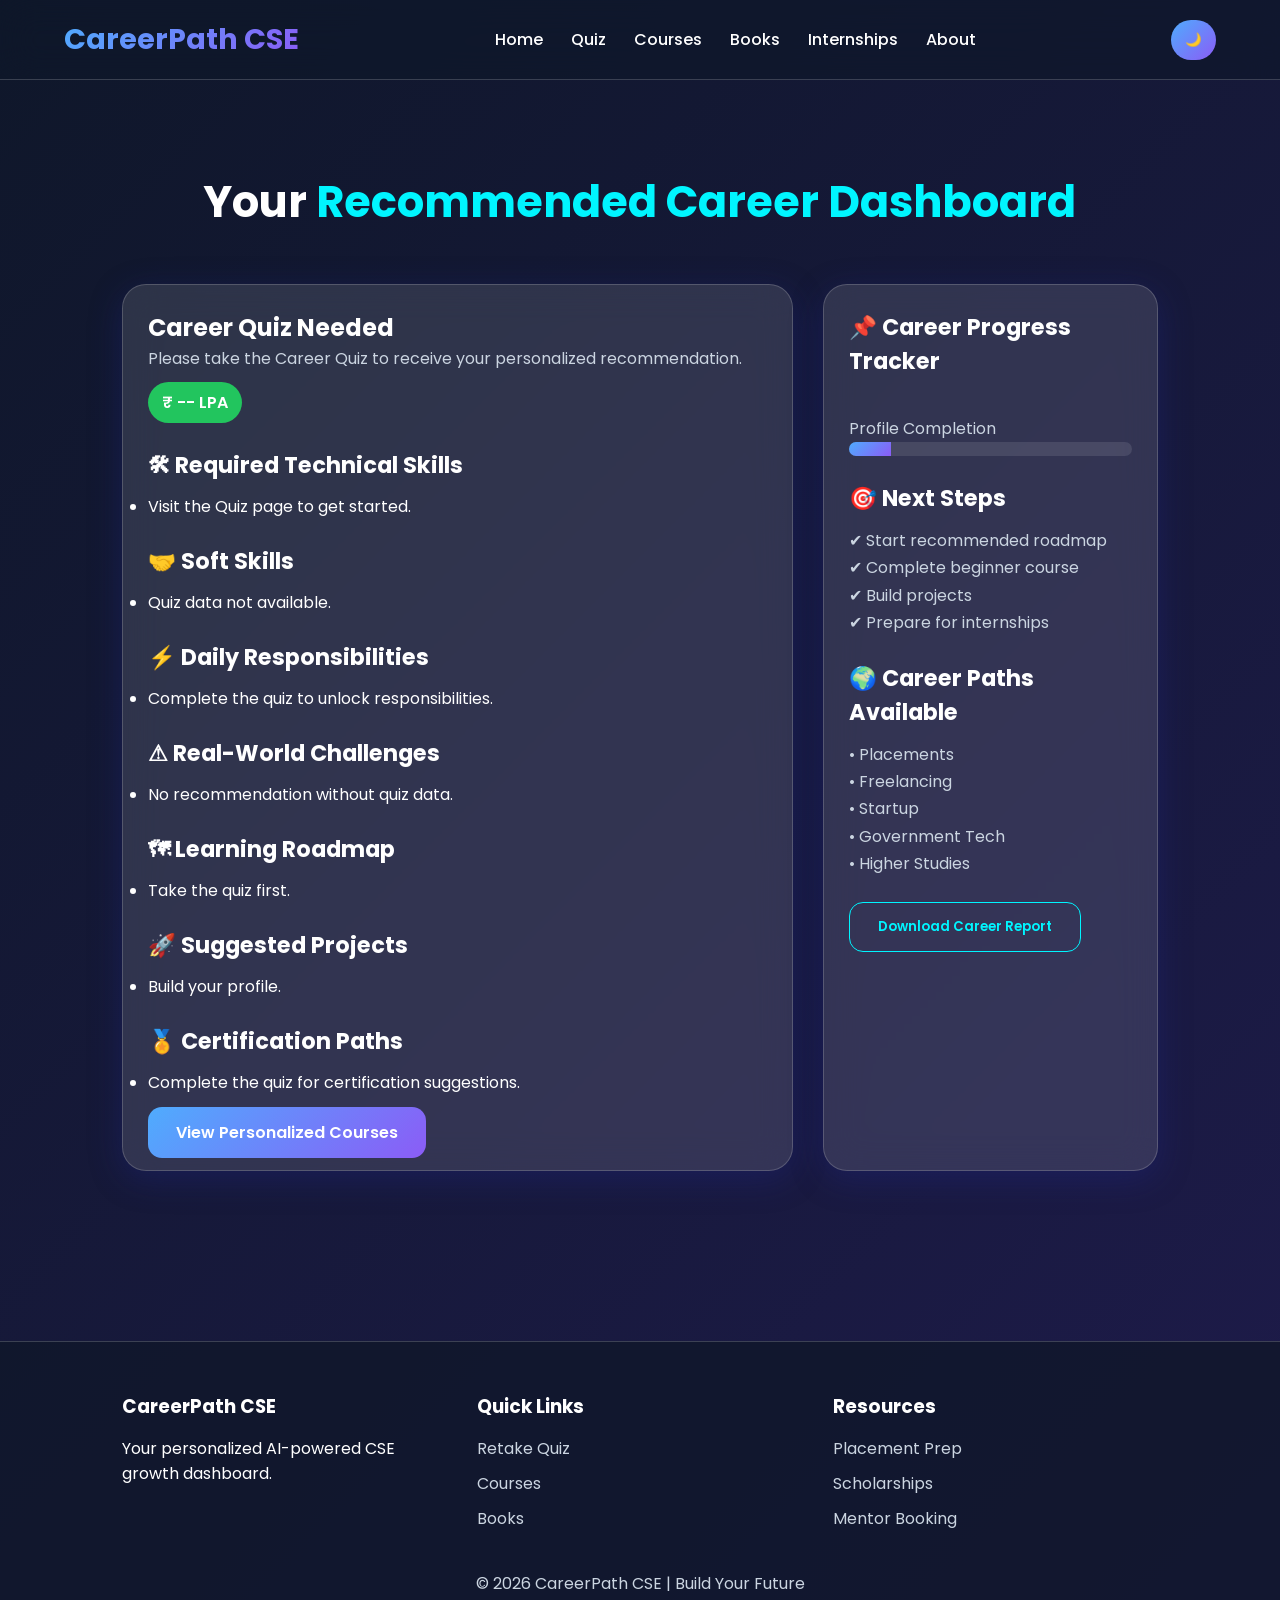
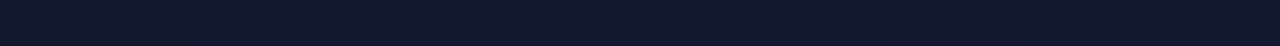
<file: careers.html>
<!DOCTYPE html>
<html lang="en">
<head>
  <meta charset="UTF-8">
  <meta name="viewport" content="width=device-width, initial-scale=1.0">
  <title>Career Dashboard | CareerPath CSE</title>
  <link rel="stylesheet" href="styles/style.css">
  <link rel="preconnect" href="https://fonts.googleapis.com">
  <link href="https://fonts.googleapis.com/css2?family=Poppins:wght@300;400;500;600;700;800&display=swap" rel="stylesheet">
</head>
<body>

  <!-- ================= NAVBAR ================= -->
  <nav class="navbar">
    <div class="nav-container">
      <div class="logo">CareerPath CSE</div>
      <ul class="nav-links">
        <li><a href="index.html">Home</a></li>
        <li><a href="quiz.html">Quiz</a></li>
        <li><a href="courses.html">Courses</a></li>
        <li><a href="books.html">Books</a></li>
        <li><a href="internships.html">Internships</a></li>
        <li><a href="about.html">About</a></li>
      </ul>
      <button class="theme-toggle" onclick="toggleTheme()">🌙</button>
    </div>
  </nav>

  <!-- ================= DASHBOARD ================= -->
  <section class="section">
    <div class="container">
      <h1 class="section-title">Your <span>Recommended Career Dashboard</span></h1>

      <div class="dashboard">

        <!-- LEFT MAIN CARD -->
        <div class="glass-card">
          <h2 id="careerTitle">Analyzing...</h2>
          <p id="careerReason">Please wait while we load your personalized recommendation.</p>

          <div class="salary-badge" id="salaryRange">₹ -- LPA</div>

          <br><br>

          <h3>🛠 Required Technical Skills</h3>
          <ul id="techSkills"></ul>

          <br>

          <h3>🤝 Soft Skills</h3>
          <ul id="softSkills"></ul>

          <br>

          <h3>⚡ Daily Responsibilities</h3>
          <ul id="responsibilities"></ul>

          <br>

          <h3>⚠ Real-World Challenges</h3>
          <ul id="challenges"></ul>

          <br>

          <h3>🗺 Learning Roadmap</h3>
          <ul id="roadmap"></ul>

          <br>

          <h3>🚀 Suggested Projects</h3>
          <ul id="projects"></ul>

          <br>

          <h3>🏅 Certification Paths</h3>
          <ul id="certifications"></ul>

          <br>

          <a href="courses.html" class="btn btn-primary">View Personalized Courses</a>
        </div>

        <!-- RIGHT SIDEBAR -->
        <div class="glass-card">
          <h3>📌 Career Progress Tracker</h3>
          <br>
          <p>Profile Completion</p>
          <div class="progress-container">
            <div class="progress-bar"></div>
          </div>

          <br>

          <h3>🎯 Next Steps</h3>
          <p>✔ Start recommended roadmap</p>
          <p>✔ Complete beginner course</p>
          <p>✔ Build projects</p>
          <p>✔ Prepare for internships</p>

          <br>

          <h3>🌍 Career Paths Available</h3>
          <p>• Placements</p>
          <p>• Freelancing</p>
          <p>• Startup</p>
          <p>• Government Tech</p>
          <p>• Higher Studies</p>

          <br>

          <button class="btn btn-secondary" onclick="downloadReport()">Download Career Report</button>
        </div>

      </div>
    </div>
  </section>

  <!-- ================= FOOTER ================= -->
  <footer class="footer">
    <div class="container footer-grid">
      <div>
        <h3>CareerPath CSE</h3>
        <p>Your personalized AI-powered CSE growth dashboard.</p>
      </div>

      <div>
        <h3>Quick Links</h3>
        <a href="quiz.html">Retake Quiz</a>
        <a href="courses.html">Courses</a>
        <a href="books.html">Books</a>
      </div>

      <div>
        <h3>Resources</h3>
        <a href="#">Placement Prep</a>
        <a href="#">Scholarships</a>
        <a href="#">Mentor Booking</a>
      </div>
    </div>

    <div class="footer-bottom">
      <p>© 2026 CareerPath CSE | Build Your Future</p>
    </div>
  </footer>

  <!-- ================= JAVASCRIPT ENGINE ================= -->
  <script>
    const user = JSON.parse(localStorage.getItem("careerPathUser"));

    const careerData = {
      "Software Developer": {
        reason: "You have strong coding interest and problem-solving ability, making you ideal for software engineering.",
        salary: "₹6–25 LPA",
        tech: ["DSA", "Web Development", "Java/Python", "Git/GitHub", "System Design"],
        soft: ["Teamwork", "Communication", "Logical Thinking"],
        responsibilities: ["Develop apps", "Fix bugs", "Write scalable code", "Collaborate with teams"],
        challenges: ["Deadlines", "Continuous learning", "Debugging pressure"],
        roadmap: ["Programming Basics", "DSA", "Projects", "Internships", "Placements"],
        projects: ["Portfolio Website", "Chat App", "E-commerce Platform"],
        certs: ["Meta Frontend", "AWS Cloud Practitioner", "Google IT Automation"]
      },

      "AI/ML Engineer": {
        reason: "Your AI interest and coding strength align with machine learning and intelligent systems.",
        salary: "₹8–35 LPA",
        tech: ["Python", "Machine Learning", "Deep Learning", "TensorFlow", "Data Science"],
        soft: ["Research", "Analytical Thinking", "Innovation"],
        responsibilities: ["Train models", "Analyze data", "Deploy AI systems"],
        challenges: ["Math-heavy", "Fast-evolving tools", "Model accuracy pressure"],
        roadmap: ["Python", "Math", "ML", "Deep Learning", "Deployment"],
        projects: ["Chatbot", "Image Classifier", "Recommendation System"],
        certs: ["Andrew Ng ML", "Google AI", "IBM Data Science"]
      },

      "Cybersecurity Engineer": {
        reason: "Your security interest and technical mindset fit cybersecurity and digital defense.",
        salary: "₹7–30 LPA",
        tech: ["Networking", "Ethical Hacking", "Linux", "PenTesting", "Cloud Security"],
        soft: ["Attention to Detail", "Critical Thinking"],
        responsibilities: ["Secure systems", "Threat analysis", "Penetration testing"],
        challenges: ["High responsibility", "Constant threats", "Pressure"],
        roadmap: ["Networking", "Linux", "Security Basics", "CEH", "Real Labs"],
        projects: ["Vulnerability Scanner", "Password Auditor"],
        certs: ["CEH", "CompTIA Security+", "Cisco Security"]
      },

      "UI/UX Designer": {
        reason: "Your design interest suggests strong potential in creating digital experiences.",
        salary: "₹4–18 LPA",
        tech: ["Figma", "Wireframing", "UX Research", "Prototyping"],
        soft: ["Creativity", "Empathy", "Communication"],
        responsibilities: ["Design interfaces", "User research", "Prototype apps"],
        challenges: ["User expectations", "Frequent revisions"],
        roadmap: ["Design Basics", "Figma", "Portfolio", "Freelancing"],
        projects: ["App UI", "Dashboard Design"],
        certs: ["Google UX Design", "Adobe XD"]
      },

      "Product Manager": {
        reason: "Your communication and business-tech alignment fit strategic product leadership.",
        salary: "₹10–40 LPA",
        tech: ["Product Strategy", "Analytics", "Agile", "Market Research"],
        soft: ["Leadership", "Communication", "Decision-making"],
        responsibilities: ["Roadmaps", "Stakeholder management", "Growth strategy"],
        challenges: ["Pressure", "Cross-team conflict"],
        roadmap: ["Tech Basics", "Business", "Product Strategy"],
        projects: ["Case Studies", "Product Analysis"],
        certs: ["Google PM", "Scrum Master"]
      },

      "Data Analyst": {
        reason: "Your medium coding + data preference suits analytics and insights generation.",
        salary: "₹5–20 LPA",
        tech: ["Excel", "SQL", "Python", "Power BI", "Statistics"],
        soft: ["Interpretation", "Presentation"],
        responsibilities: ["Data cleaning", "Dashboards", "Business insights"],
        challenges: ["Data inconsistency", "Deadlines"],
        roadmap: ["Excel", "SQL", "Visualization", "Projects"],
        projects: ["Sales Dashboard", "Market Trends Analysis"],
        certs: ["Google Data Analytics", "Microsoft Power BI"]
      }
    };

    function determineCareer(user) {
      if (user.coding === "High" && user.interest === "Programming") return "Software Developer";
      if (user.coding === "High" && user.interest === "AI") return "AI/ML Engineer";
      if (user.coding === "High" && user.interest === "Security") return "Cybersecurity Engineer";
      if (user.coding === "Low" && user.interest === "Design") return "UI/UX Designer";
      if (user.interest === "Business") return "Product Manager";
      if (user.coding === "Medium" && user.interest === "Data") return "Data Analyst";
      return "Software Developer";
    }

    const recommendedCareer = user ? determineCareer(user) : "Software Developer";

    if (user) {
      localStorage.setItem("recommendedCareer", recommendedCareer);
    }

    const career = careerData[recommendedCareer];
    const titleEl = document.getElementById("careerTitle");
    const reasonEl = document.getElementById("careerReason");
    const salaryEl = document.getElementById("salaryRange");
    const techEl = document.getElementById("techSkills");
    const softEl = document.getElementById("softSkills");
    const respEl = document.getElementById("responsibilities");
    const challengeEl = document.getElementById("challenges");
    const roadmapEl = document.getElementById("roadmap");
    const projectEl = document.getElementById("projects");
    const certEl = document.getElementById("certifications");

    function renderList(element, items) {
      if (!element) return;
      element.innerHTML = items.map(item => `<li>${item}</li>`).join("");
    }

    if (!user) {
      titleEl.innerText = "Career Quiz Needed";
      reasonEl.innerText = "Please take the Career Quiz to receive your personalized recommendation.";
      salaryEl.innerText = "₹ -- LPA";
      renderList(techEl, ["Visit the Quiz page to get started."]);
      renderList(softEl, ["Quiz data not available."]);
      renderList(respEl, ["Complete the quiz to unlock responsibilities."]);
      renderList(challengeEl, ["No recommendation without quiz data."]);
      renderList(roadmapEl, ["Take the quiz first."]);
      renderList(projectEl, ["Build your profile."]);
      renderList(certEl, ["Complete the quiz for certification suggestions."]);
    } else {
      titleEl.innerText = recommendedCareer;
      reasonEl.innerText = career.reason;
      salaryEl.innerText = career.salary;
      renderList(techEl, career.tech);
      renderList(softEl, career.soft);
      renderList(respEl, career.responsibilities);
      renderList(challengeEl, career.challenges);
      renderList(roadmapEl, career.roadmap);
      renderList(projectEl, career.projects);
      renderList(certEl, career.certs);
    }
  </script>

  <script src="scripts/main.js"></script>
</body>
</html>
</file>
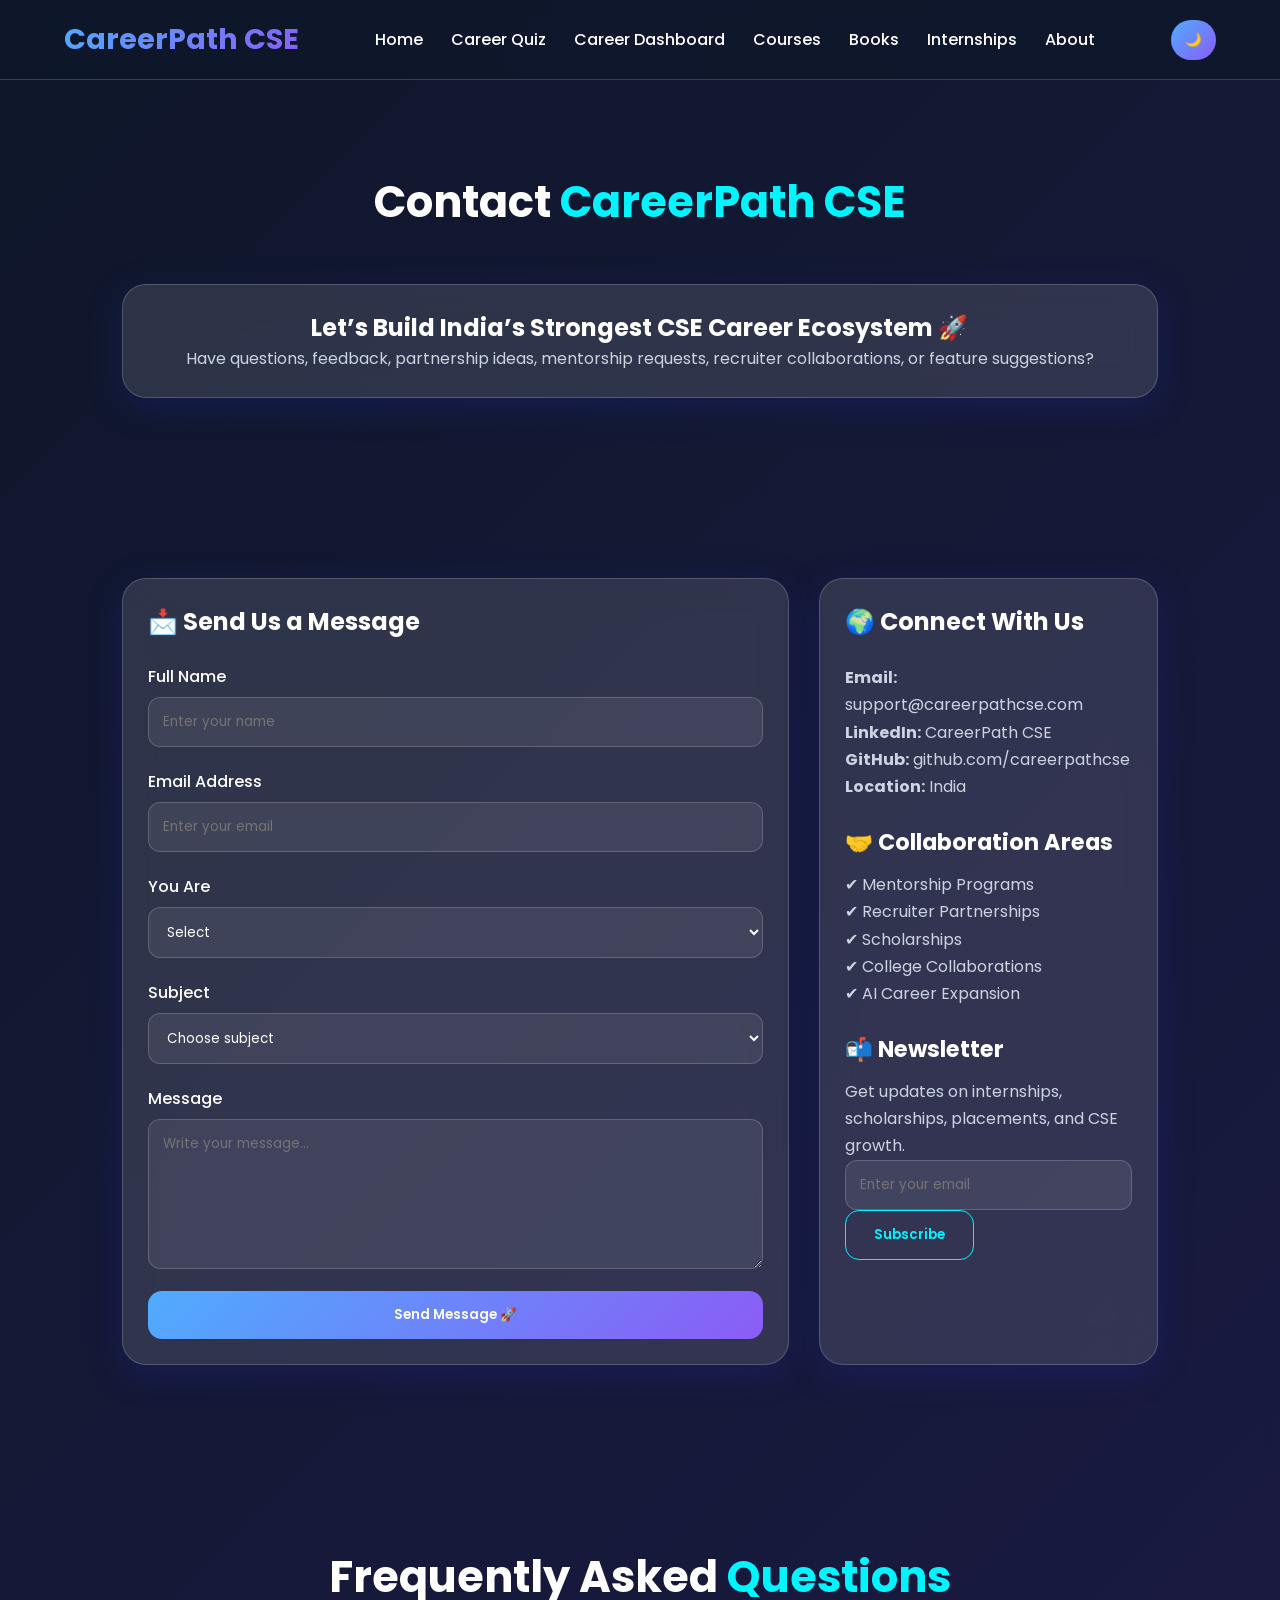
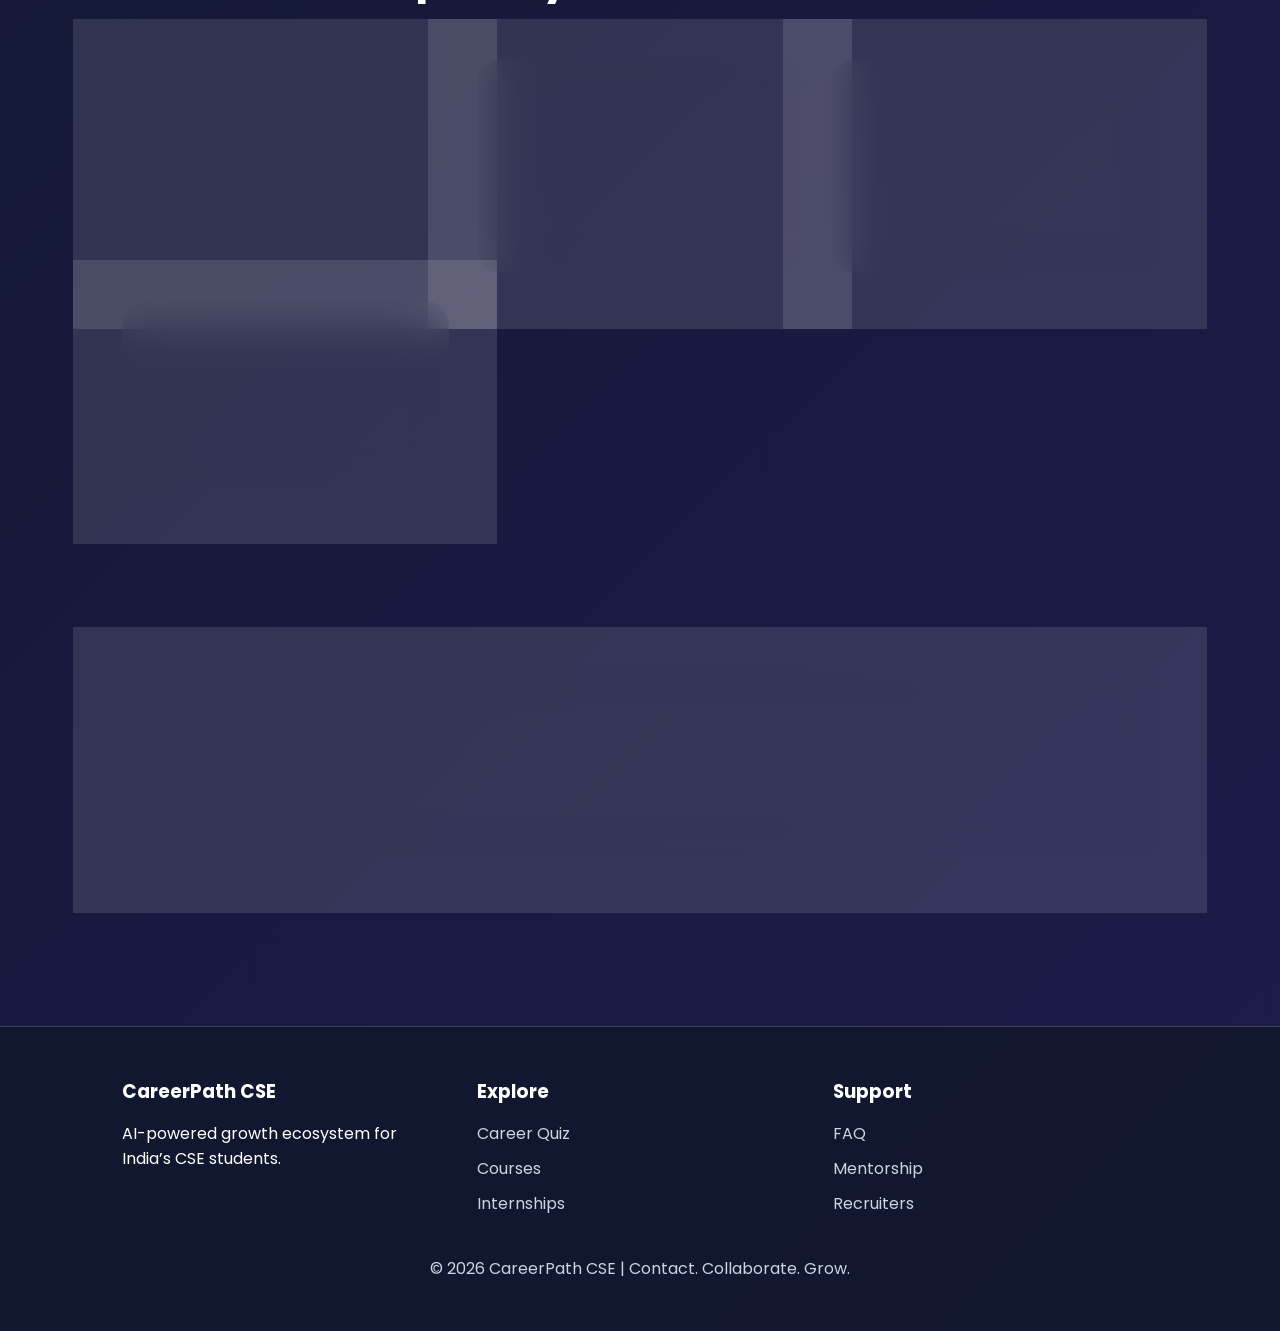
<file: contact.html>
<!DOCTYPE html>
<html lang="en">
<head>
  <meta charset="UTF-8">
  <meta name="viewport" content="width=device-width, initial-scale=1.0">
  <title>Contact | CareerPath CSE</title>
  <link rel="stylesheet" href="styles/style.css">
  <link rel="preconnect" href="https://fonts.googleapis.com">
  <link href="https://fonts.googleapis.com/css2?family=Poppins:wght@300;400;500;600;700;800&display=swap" rel="stylesheet">
</head>
<body>

  <!-- ================= NAVBAR ================= -->
  <nav class="navbar">
    <div class="nav-container">
      <div class="logo">CareerPath CSE</div>
      <ul class="nav-links">
        <li><a href="index.html">Home</a></li>
        <li><a href="quiz.html">Career Quiz</a></li>
        <li><a href="careers.html">Career Dashboard</a></li>
        <li><a href="courses.html">Courses</a></li>
        <li><a href="books.html">Books</a></li>
        <li><a href="internships.html">Internships</a></li>
        <li><a href="about.html">About</a></li>
      </ul>
      <button class="theme-toggle" onclick="toggleTheme()">🌙</button>
    </div>
  </nav>

  <!-- ================= HERO ================= -->
  <section class="section">
    <div class="container">
      <h1 class="section-title">Contact <span>CareerPath CSE</span></h1>

      <div class="glass-card" style="text-align:center;">
        <h2>Let’s Build India’s Strongest CSE Career Ecosystem 🚀</h2>
        <p>
          Have questions, feedback, partnership ideas, mentorship requests,
          recruiter collaborations, or feature suggestions?
        </p>
      </div>
    </div>
  </section>

  <!-- ================= CONTACT FORM ================= -->
  <section class="section">
    <div class="container">
      <div class="dashboard">

        <!-- LEFT FORM -->
        <div class="glass-card">
          <h2>📩 Send Us a Message</h2>
          <br>

          <form id="contactForm" class="quiz-form">

            <div class="form-group">
              <label for="fullName">Full Name</label>
              <input type="text" id="fullName" placeholder="Enter your name" required>
            </div>

            <div class="form-group">
              <label for="email">Email Address</label>
              <input type="email" id="email" placeholder="Enter your email" required>
            </div>

            <div class="form-group">
              <label for="role">You Are</label>
              <select id="role" required>
                <option value="">Select</option>
                <option>Student</option>
                <option>Mentor</option>
                <option>Recruiter</option>
                <option>College Partner</option>
                <option>Startup Founder</option>
              </select>
            </div>

            <div class="form-group">
              <label for="subject">Subject</label>
              <select id="subject" required>
                <option value="">Choose subject</option>
                <option>Career Guidance</option>
                <option>Mentorship</option>
                <option>Recruiter Partnership</option>
                <option>Feature Suggestion</option>
                <option>Technical Support</option>
              </select>
            </div>

            <div class="form-group">
              <label for="message">Message</label>
              <textarea id="message" rows="6" placeholder="Write your message..." required></textarea>
            </div>

            <button type="submit" class="btn btn-primary">Send Message 🚀</button>
          </form>
        </div>

        <!-- RIGHT INFO -->
        <div class="glass-card">
          <h2>🌍 Connect With Us</h2>
          <br>

          <p><strong>Email:</strong> support@careerpathcse.com</p>
          <p><strong>LinkedIn:</strong> CareerPath CSE</p>
          <p><strong>GitHub:</strong> github.com/careerpathcse</p>
          <p><strong>Location:</strong> India</p>

          <br>

          <h3>🤝 Collaboration Areas</h3>
          <p>✔ Mentorship Programs</p>
          <p>✔ Recruiter Partnerships</p>
          <p>✔ Scholarships</p>
          <p>✔ College Collaborations</p>
          <p>✔ AI Career Expansion</p>

          <br>

          <h3>📬 Newsletter</h3>
          <p>Get updates on internships, scholarships, placements, and CSE growth.</p>

          <div class="form-group">
            <input type="email" placeholder="Enter your email">
          </div>

          <button class="btn btn-secondary">Subscribe</button>
        </div>

      </div>
    </div>
  </section>

  <!-- ================= FAQ ================= -->
  <section class="section">
    <div class="container">
      <h2 class="section-title">Frequently Asked <span>Questions</span></h2>

      <div class="career-grid">
        <div class="glass-card">
          <h3>❓ Is CareerPath CSE only for CSE students?</h3>
          <p>Yes, it is specifically designed for Computer Science & IT-focused careers.</p>
        </div>

        <div class="glass-card">
          <h3>❓ Does it help with placements?</h3>
          <p>Yes — roadmap, books, internships, resume, GitHub, and interview prep.</p>
        </div>

        <div class="glass-card">
          <h3>❓ Is mentorship available?</h3>
          <p>Mentor booking is planned as a premium future feature.</p>
        </div>

        <div class="glass-card">
          <h3>❓ Will AI chatbot be added?</h3>
          <p>Yes — future-ready AI mentor and recruiter assistant are planned.</p>
        </div>
      </div>
    </div>
  </section>

  <!-- ================= CTA ================= -->
  <section class="section">
    <div class="container">
      <div class="glass-card" style="text-align:center;">
        <h2>Ready to Transform Your CSE Career?</h2>
        <br>
        <p>Take the AI quiz and start your roadmap today.</p>
        <br>
        <a href="quiz.html" class="btn btn-primary">Take Career Quiz</a>
      </div>
    </div>
  </section>

  <!-- ================= FOOTER ================= -->
  <footer class="footer">
    <div class="container footer-grid">
      <div>
        <h3>CareerPath CSE</h3>
        <p>AI-powered growth ecosystem for India’s CSE students.</p>
      </div>

      <div>
        <h3>Explore</h3>
        <a href="quiz.html">Career Quiz</a>
        <a href="courses.html">Courses</a>
        <a href="internships.html">Internships</a>
      </div>

      <div>
        <h3>Support</h3>
        <a href="#">FAQ</a>
        <a href="#">Mentorship</a>
        <a href="#">Recruiters</a>
      </div>
    </div>

    <div class="footer-bottom">
      <p>© 2026 CareerPath CSE | Contact. Collaborate. Grow.</p>
    </div>
  </footer>

  <!-- ================= JAVASCRIPT ================= -->
  <script>
    document.getElementById("contactForm").addEventListener("submit", function(e) {
      e.preventDefault();

      alert("Thank you for contacting CareerPath CSE! We’ll connect with you soon 🚀");

      document.getElementById("contactForm").reset();
    });
  </script>

  <script src="scripts/main.js"></script>
</body>
</html>
</file>
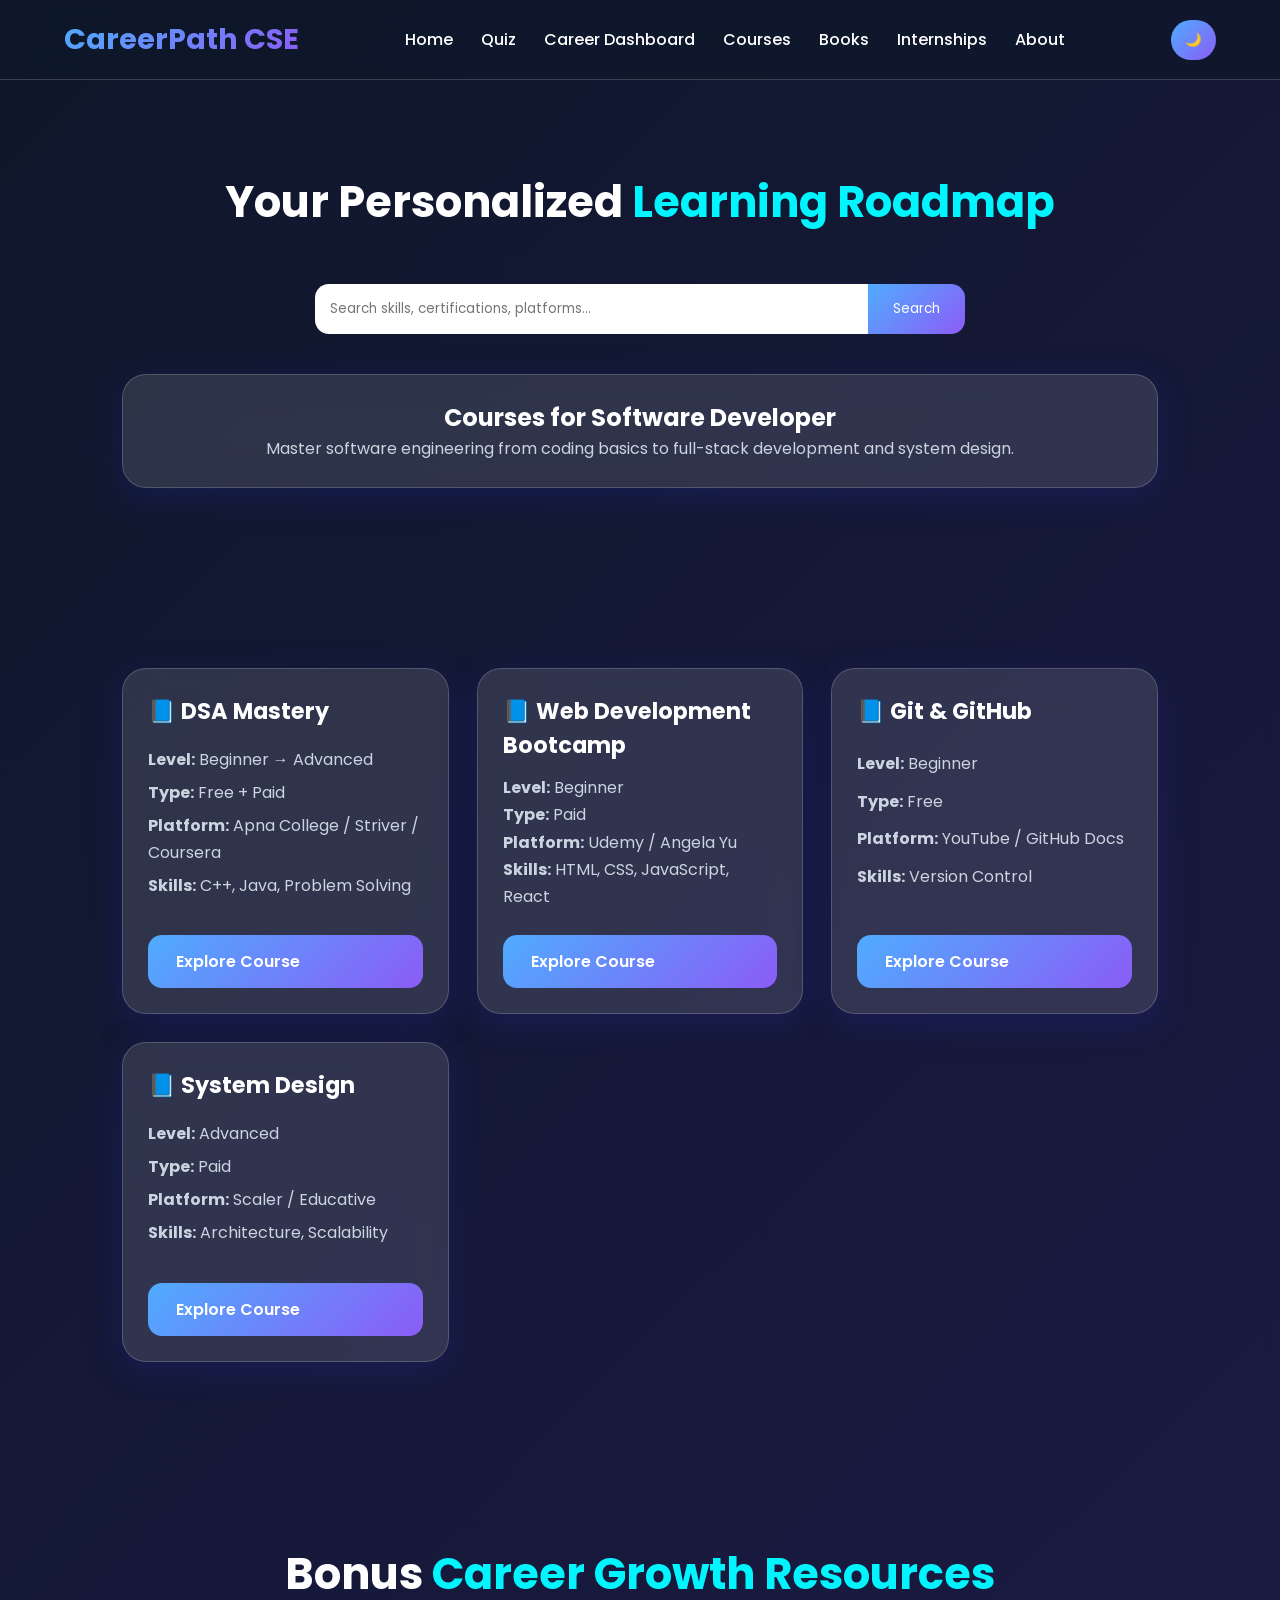
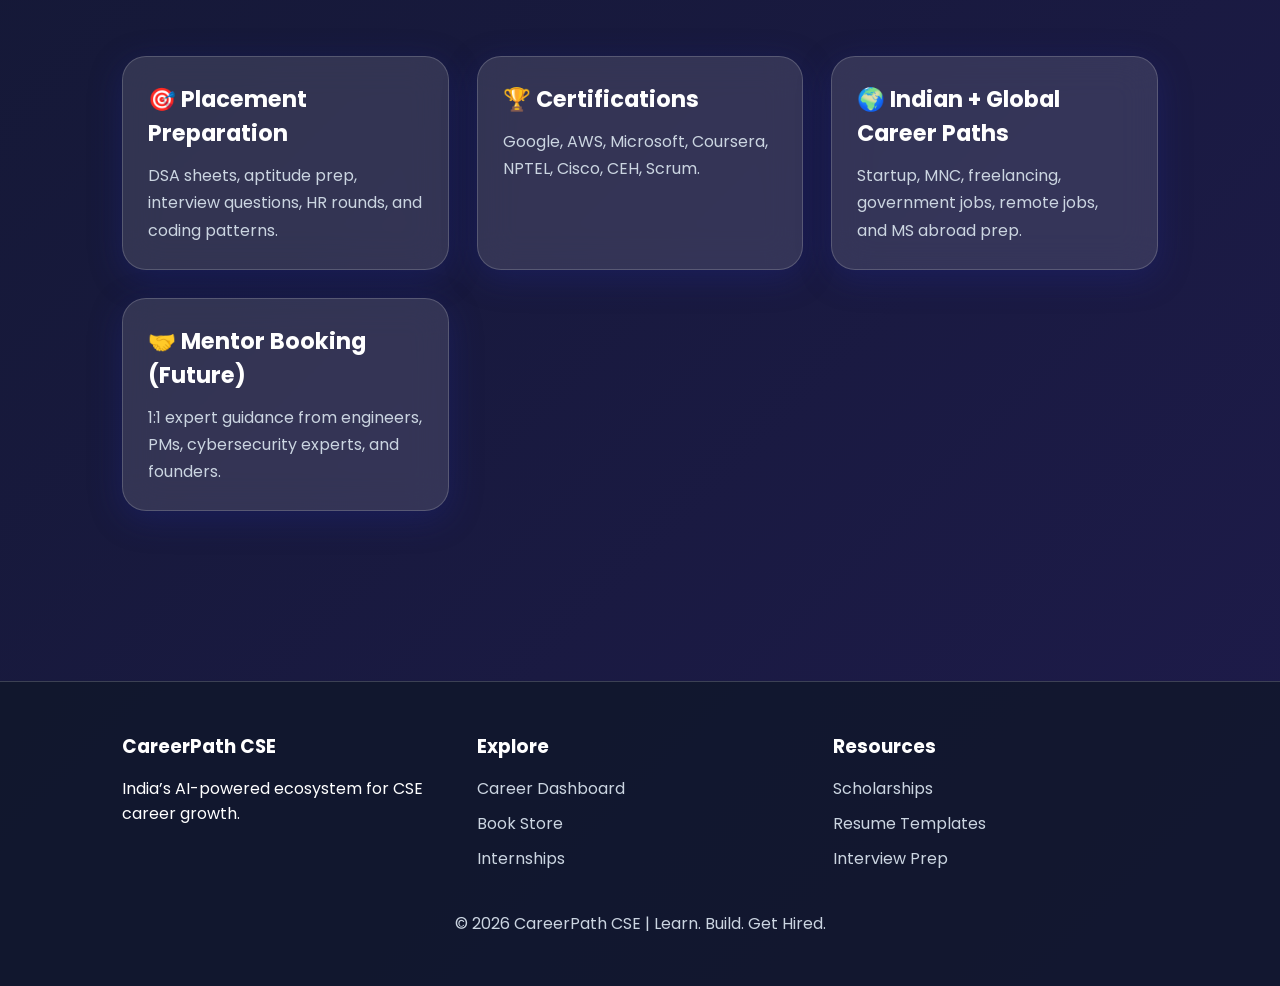
<file: courses.html>
<!DOCTYPE html>
<html lang="en">
<head>
  <meta charset="UTF-8">
  <meta name="viewport" content="width=device-width, initial-scale=1.0">
  <title>Personalized Courses | CareerPath CSE</title>
  <link rel="stylesheet" href="styles/style.css">
  <link rel="preconnect" href="https://fonts.googleapis.com">
  <link href="https://fonts.googleapis.com/css2?family=Poppins:wght@300;400;500;600;700;800&display=swap" rel="stylesheet">
</head>
<body>

  <!-- ================= NAVBAR ================= -->
  <nav class="navbar">
    <div class="nav-container">
      <div class="logo">CareerPath CSE</div>
      <ul class="nav-links">
        <li><a href="index.html">Home</a></li>
        <li><a href="quiz.html">Quiz</a></li>
        <li><a href="careers.html">Career Dashboard</a></li>
        <li><a href="courses.html">Courses</a></li>
        <li><a href="books.html">Books</a></li>
        <li><a href="internships.html">Internships</a></li>
        <li><a href="about.html">About</a></li>
      </ul>
      <button class="theme-toggle" onclick="toggleTheme()">🌙</button>
    </div>
  </nav>

  <!-- ================= HEADER ================= -->
  <section class="section">
    <div class="container">
      <h1 class="section-title">Your Personalized <span>Learning Roadmap</span></h1>

      <div class="search-bar">
        <input type="text" id="courseSearch" placeholder="Search skills, certifications, platforms...">
        <button onclick="searchCourses()">Search</button>
      </div>

      <div class="glass-card" style="text-align:center;">
        <h2 id="careerHeading">Recommended Courses for Your Career Path</h2>
        <p id="careerDescription">Beginner → Advanced roadmap with free + paid learning resources.</p>
      </div>
    </div>
  </section>

  <!-- ================= COURSES GRID ================= -->
  <section class="section">
    <div class="container">
      <div class="course-grid" id="coursesContainer">
        <!-- Dynamic content loads here -->
      </div>
    </div>
  </section>

  <!-- ================= EXTRA RESOURCES ================= -->
  <section class="section">
    <div class="container">
      <h2 class="section-title">Bonus <span>Career Growth Resources</span></h2>

      <div class="career-grid">
        <div class="glass-card">
          <h3>🎯 Placement Preparation</h3>
          <p>DSA sheets, aptitude prep, interview questions, HR rounds, and coding patterns.</p>
        </div>

        <div class="glass-card">
          <h3>🏆 Certifications</h3>
          <p>Google, AWS, Microsoft, Coursera, NPTEL, Cisco, CEH, Scrum.</p>
        </div>

        <div class="glass-card">
          <h3>🌍 Indian + Global Career Paths</h3>
          <p>Startup, MNC, freelancing, government jobs, remote jobs, and MS abroad prep.</p>
        </div>

        <div class="glass-card">
          <h3>🤝 Mentor Booking (Future)</h3>
          <p>1:1 expert guidance from engineers, PMs, cybersecurity experts, and founders.</p>
        </div>
      </div>
    </div>
  </section>

  <!-- ================= FOOTER ================= -->
  <footer class="footer">
    <div class="container footer-grid">
      <div>
        <h3>CareerPath CSE</h3>
        <p>India’s AI-powered ecosystem for CSE career growth.</p>
      </div>

      <div>
        <h3>Explore</h3>
        <a href="careers.html">Career Dashboard</a>
        <a href="books.html">Book Store</a>
        <a href="internships.html">Internships</a>
      </div>

      <div>
        <h3>Resources</h3>
        <a href="#">Scholarships</a>
        <a href="#">Resume Templates</a>
        <a href="#">Interview Prep</a>
      </div>
    </div>

    <div class="footer-bottom">
      <p>© 2026 CareerPath CSE | Learn. Build. Get Hired.</p>
    </div>
  </footer>

  <!-- ================= JAVASCRIPT ================= -->
  <script>
    const recommendedCareer = localStorage.getItem("recommendedCareer") || "Software Developer";

    const courseData = {
      "Software Developer": {
        desc: "Master software engineering from coding basics to full-stack development and system design.",
        courses: [
          {
            title: "DSA Mastery",
            level: "Beginner → Advanced",
            type: "Free + Paid",
            platform: "Apna College / Striver / Coursera",
            skills: "C++, Java, Problem Solving",
            url: "https://www.codingninjas.com/codestudio"
          },
          {
            title: "Web Development Bootcamp",
            level: "Beginner",
            type: "Paid",
            platform: "Udemy / Angela Yu",
            skills: "HTML, CSS, JavaScript, React",
            url: "https://www.udemy.com/course/the-web-developer-bootcamp/"
          },
          {
            title: "Git & GitHub",
            level: "Beginner",
            type: "Free",
            platform: "YouTube / GitHub Docs",
            skills: "Version Control",
            url: "https://docs.github.com/en/get-started"
          },
          {
            title: "System Design",
            level: "Advanced",
            type: "Paid",
            platform: "Scaler / Educative",
            skills: "Architecture, Scalability",
            url: "https://www.educative.io/courses/grokking-the-system-design-interview"
          }
        ]
      },

      "AI/ML Engineer": {
        desc: "Build intelligent systems with ML, Python, deep learning, and deployment.",
        courses: [
          {
            title: "Python for Data Science",
            level: "Beginner",
            type: "Free",
            platform: "NPTEL / freeCodeCamp",
            skills: "Python, NumPy, Pandas",
            url: "https://www.coursera.org/learn/python-data-analysis"
          },
          {
            title: "Machine Learning by Andrew Ng",
            level: "Intermediate",
            type: "Free + Paid",
            platform: "Coursera",
            skills: "ML, Regression, Classification",
            url: "https://www.coursera.org/learn/machine-learning"
          },
          {
            title: "Deep Learning Specialization",
            level: "Advanced",
            type: "Paid",
            platform: "Coursera",
            skills: "TensorFlow, CNN, NLP",
            url: "https://www.coursera.org/specializations/deep-learning"
          },
          {
            title: "AI Deployment",
            level: "Advanced",
            type: "Paid",
            platform: "Udemy",
            skills: "MLOps, Deployment",
            url: "https://www.udemy.com/topic/mlops/"
          }
        ]
      },

      "Cybersecurity Engineer": {
        desc: "Learn ethical hacking, security operations, and infrastructure defense.",
        courses: [
          {
            title: "Networking Basics",
            level: "Beginner",
            type: "Free",
            platform: "Cisco Networking Academy",
            skills: "Networking",
            url: "https://www.netacad.com/courses/networking"
          },
          {
            title: "Ethical Hacking",
            level: "Intermediate",
            type: "Paid",
            platform: "Udemy / CEH",
            skills: "PenTesting",
            url: "https://www.udemy.com/topic/ethical-hacking/"
          },
          {
            title: "Linux Security",
            level: "Intermediate",
            type: "Free",
            platform: "YouTube / TryHackMe",
            skills: "Linux",
            url: "https://tryhackme.com/"
          },
          {
            title: "Cloud Security",
            level: "Advanced",
            type: "Paid",
            platform: "AWS / Azure",
            skills: "Cloud Protection",
            url: "https://aws.amazon.com/training/"
          }
        ]
      },

      "UI/UX Designer": {
        desc: "Learn design principles, UX research, and interface building.",
        courses: [
          {
            title: "Google UX Design",
            level: "Beginner",
            type: "Paid",
            platform: "Coursera",
            skills: "UX",
            url: "https://www.coursera.org/professional-certificates/google-ux-design"
          },
          {
            title: "Figma Essentials",
            level: "Beginner",
            type: "Free",
            platform: "YouTube",
            skills: "Figma",
            url: "https://www.youtube.com/results?search_query=figma+essentials"
          },
          {
            title: "Design Systems",
            level: "Advanced",
            type: "Paid",
            platform: "Udemy",
            skills: "UI Systems",
            url: "https://www.udemy.com/courses/search/?q=design+systems"
          }
        ]
      },

      "Product Manager": {
        desc: "Strategic product building for tech businesses.",
        courses: [
          {
            title: "Product Management Basics",
            level: "Beginner",
            type: "Free",
            platform: "Google PM",
            skills: "Strategy",
            url: "https://www.coursera.org/learn/product-management"
          },
          {
            title: "Agile & Scrum",
            level: "Intermediate",
            type: "Paid",
            platform: "Scrum.org",
            skills: "Execution",
            url: "https://www.scrum.org/resources/scrum-guide"
          }
        ]
      },

      "Data Analyst": {
        desc: "Transform raw data into business decisions.",
        courses: [
          {
            title: "Excel + SQL",
            level: "Beginner",
            type: "Free",
            platform: "YouTube",
            skills: "Data Basics",
            url: "https://www.youtube.com/results?search_query=excel+sql+tutorial"
          },
          {
            title: "Google Data Analytics",
            level: "Intermediate",
            type: "Paid",
            platform: "Coursera",
            skills: "Analytics",
            url: "https://www.coursera.org/professional-certificates/google-data-analytics"
          },
          {
            title: "Power BI",
            level: "Advanced",
            type: "Paid",
            platform: "Microsoft",
            skills: "Visualization",
            url: "https://learn.microsoft.com/en-us/training/powerplatform/power-bi"
          }
        ]
      }
    };

    let currentData = courseData[recommendedCareer];
    const effectiveCareer = currentData ? recommendedCareer : "Software Developer";

    if (!currentData) {
      currentData = courseData[effectiveCareer];
      document.getElementById("careerDescription").innerText = "Showing default Software Developer roadmap because no career recommendation was found yet.";
    } else {
      document.getElementById("careerDescription").innerText = currentData.desc;
    }

    document.getElementById("careerHeading").innerText = `Courses for ${effectiveCareer}`;

    const container = document.getElementById("coursesContainer");

    function renderCourses(courseList) {
      container.innerHTML = "";

      if (courseList.length === 0) {
        container.innerHTML = `
          <div class="glass-card" style="grid-column:1/-1;text-align:center;">
            <h3>No matching courses found</h3>
            <p>Try another search term or clear the search.</p>
          </div>
        `;
        return;
      }

      courseList.forEach(course => {
        container.innerHTML += `
          <div class="glass-card course-card">
            <h3>📘 ${course.title}</h3>
            <p><strong>Level:</strong> ${course.level}</p>
            <p><strong>Type:</strong> ${course.type}</p>
            <p><strong>Platform:</strong> ${course.platform}</p>
            <p><strong>Skills:</strong> ${course.skills}</p>
            <br>
            <a href="${course.url || '#'}" target="_blank" rel="noopener" class="btn btn-primary">Explore Course</a>
          </div>
        `;
      });
    }

    renderCourses(currentData.courses);

    function searchCourses() {
      const query = document.getElementById("courseSearch").value.toLowerCase();
      const filtered = currentData.courses.filter(course =>
        course.title.toLowerCase().includes(query) ||
        course.skills.toLowerCase().includes(query) ||
        course.platform.toLowerCase().includes(query)
      );
      renderCourses(filtered);
    }
  </script>

  <script src="scripts/main.js"></script>
</body>
</html>
</file>
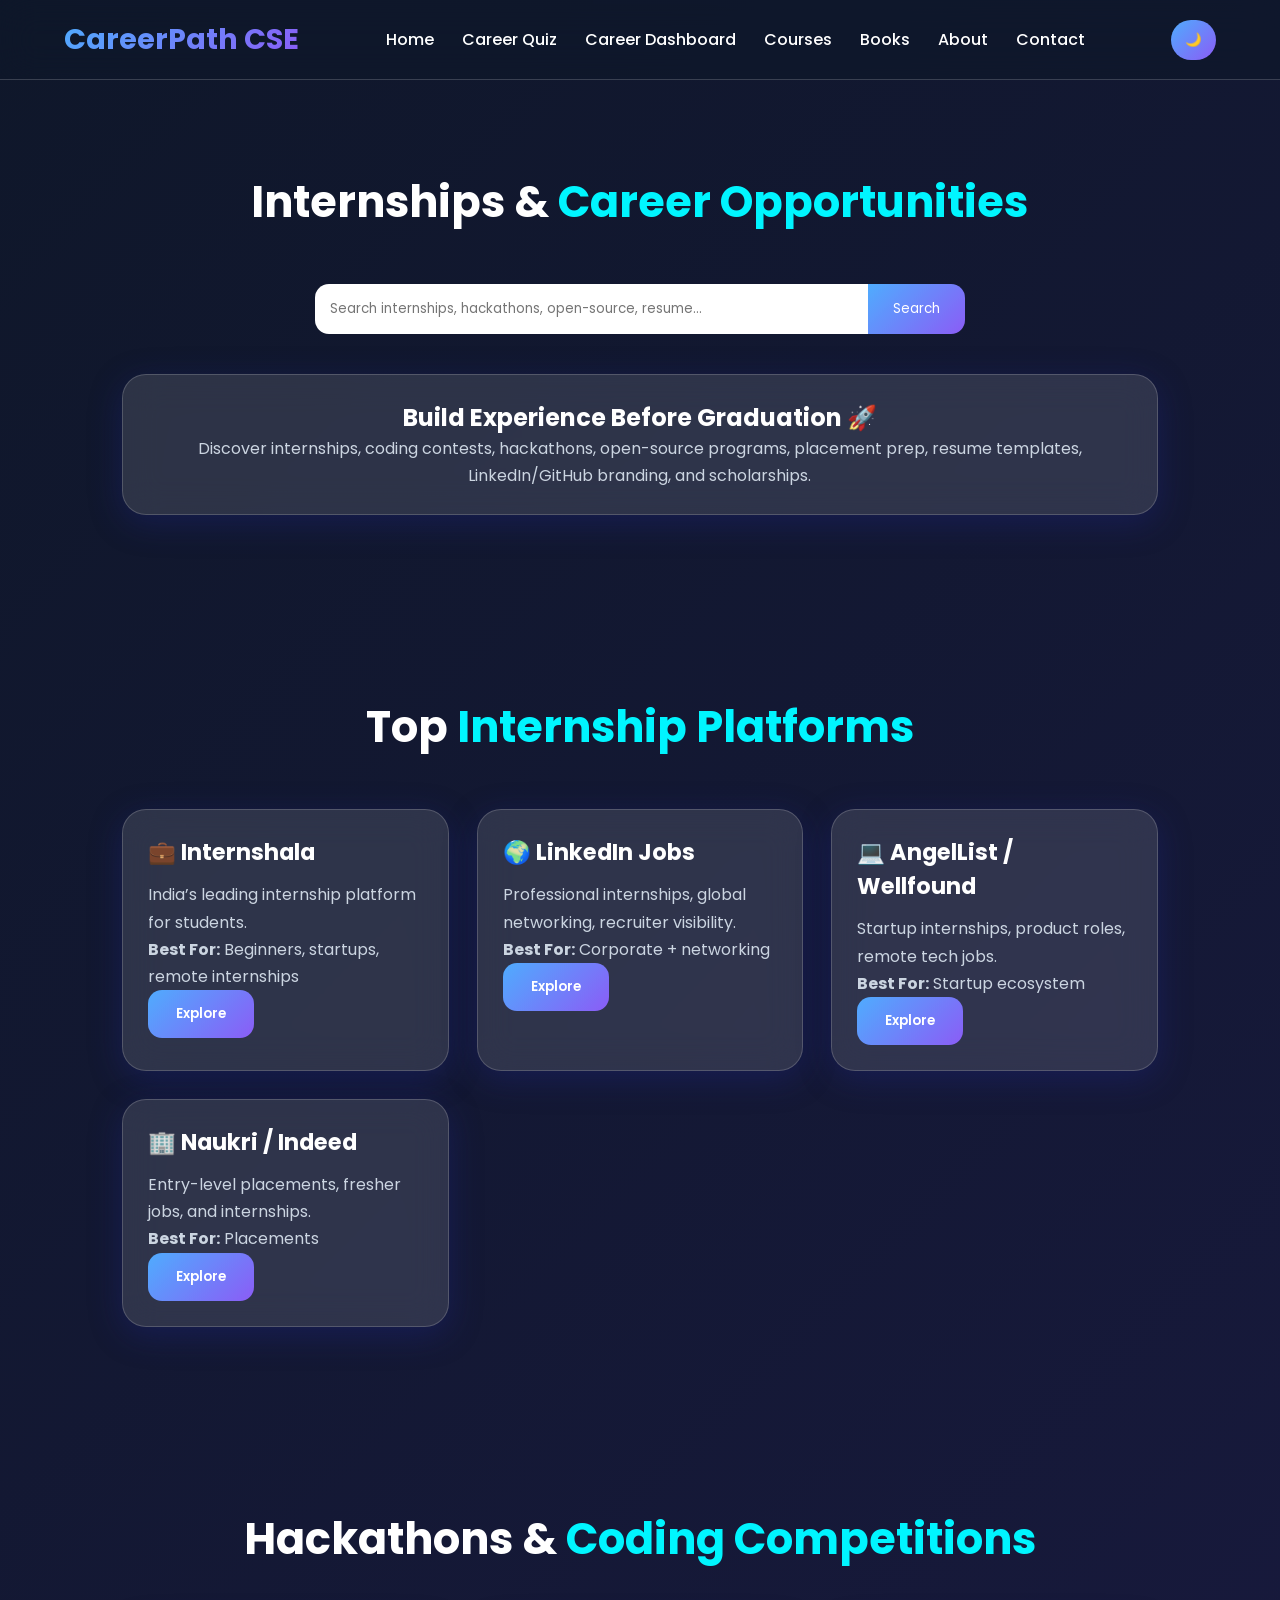
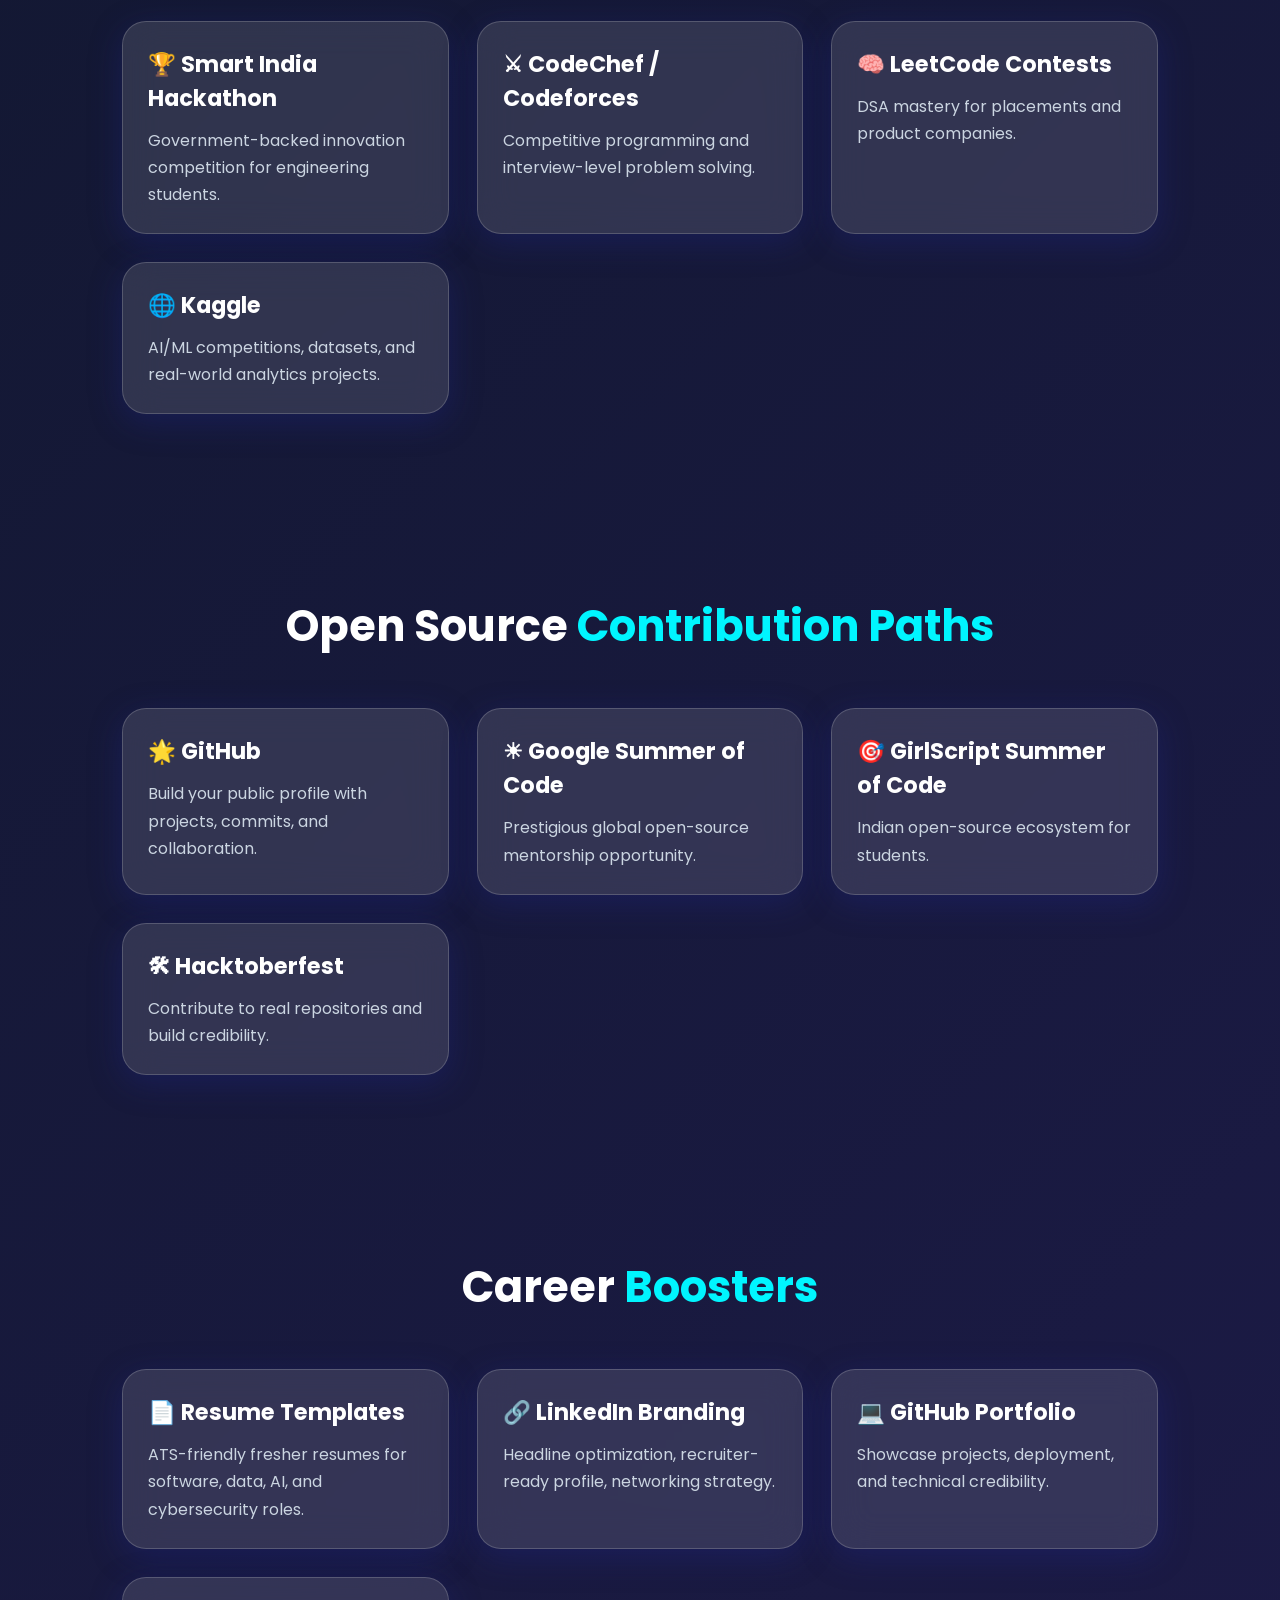
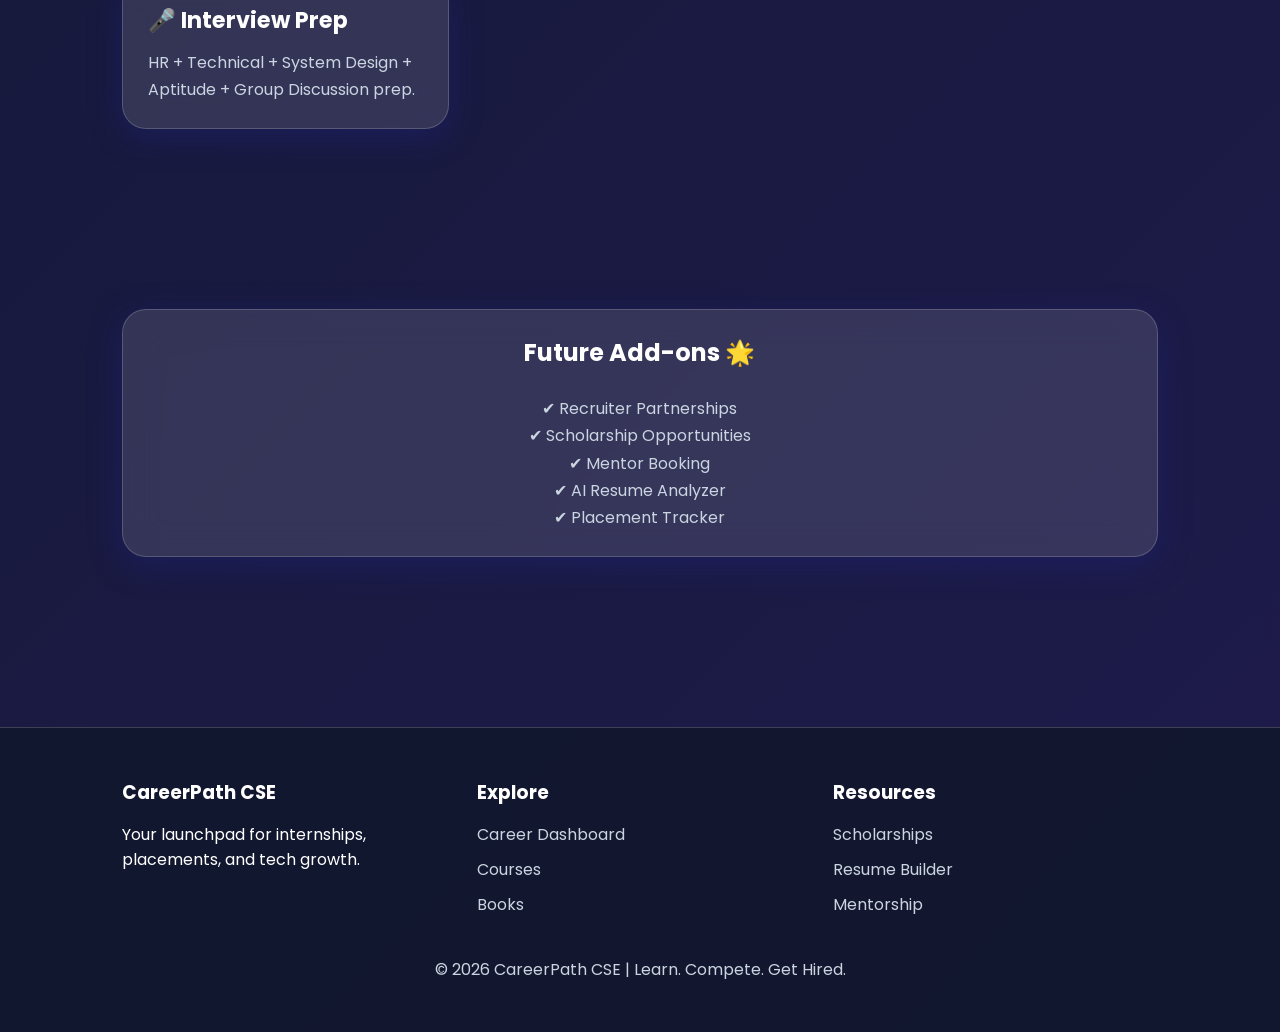
<file: internships.html>
<!DOCTYPE html>
<html lang="en">
<head>
  <meta charset="UTF-8">
  <meta name="viewport" content="width=device-width, initial-scale=1.0">
  <title>CareerPath CSE | Internships & Opportunities</title>
  <link rel="stylesheet" href="styles/style.css">
  <link rel="preconnect" href="https://fonts.googleapis.com">
  <link href="https://fonts.googleapis.com/css2?family=Poppins:wght@300;400;500;600;700;800&display=swap" rel="stylesheet">
</head>
<body>

  <!-- ================= NAVBAR ================= -->
  <nav class="navbar">
    <div class="nav-container">
      <div class="logo">CareerPath CSE</div>
      <ul class="nav-links">
        <li><a href="index.html">Home</a></li>
        <li><a href="quiz.html">Career Quiz</a></li>
        <li><a href="careers.html">Career Dashboard</a></li>
        <li><a href="courses.html">Courses</a></li>
        <li><a href="books.html">Books</a></li>
        <li><a href="about.html">About</a></li>
        <li><a href="contact.html">Contact</a></li>
      </ul>
      <button class="theme-toggle" onclick="toggleTheme()">🌙</button>
    </div>
  </nav>

  <!-- ================= HERO ================= -->
  <section class="section">
    <div class="container">
      <h1 class="section-title">Internships & <span>Career Opportunities</span></h1>

      <div class="search-bar">
        <input type="text" id="internshipSearch" placeholder="Search internships, hackathons, open-source, resume...">
        <button onclick="searchOpportunities()">Search</button>
      </div>

      <div class="glass-card" style="text-align:center;">
        <h2>Build Experience Before Graduation 🚀</h2>
        <p>
          Discover internships, coding contests, hackathons, open-source programs,
          placement prep, resume templates, LinkedIn/GitHub branding, and scholarships.
        </p>
      </div>
    </div>
  </section>

  <!-- ================= INTERNSHIP PLATFORMS ================= -->
  <section class="section">
    <div class="container">
      <h2 class="section-title">Top <span>Internship Platforms</span></h2>

      <div class="internship-grid" id="opportunitiesContainer">

        <div class="glass-card opportunity-card">
          <h3>💼 Internshala</h3>
          <p>India’s leading internship platform for students.</p>
          <p><strong>Best For:</strong> Beginners, startups, remote internships</p>
          <button class="btn btn-primary">Explore</button>
        </div>

        <div class="glass-card opportunity-card">
          <h3>🌍 LinkedIn Jobs</h3>
          <p>Professional internships, global networking, recruiter visibility.</p>
          <p><strong>Best For:</strong> Corporate + networking</p>
          <button class="btn btn-primary">Explore</button>
        </div>

        <div class="glass-card opportunity-card">
          <h3>💻 AngelList / Wellfound</h3>
          <p>Startup internships, product roles, remote tech jobs.</p>
          <p><strong>Best For:</strong> Startup ecosystem</p>
          <button class="btn btn-primary">Explore</button>
        </div>

        <div class="glass-card opportunity-card">
          <h3>🏢 Naukri / Indeed</h3>
          <p>Entry-level placements, fresher jobs, and internships.</p>
          <p><strong>Best For:</strong> Placements</p>
          <button class="btn btn-primary">Explore</button>
        </div>

      </div>
    </div>
  </section>

  <!-- ================= HACKATHONS ================= -->
  <section class="section">
    <div class="container">
      <h2 class="section-title">Hackathons & <span>Coding Competitions</span></h2>

      <div class="career-grid">
        <div class="glass-card">
          <h3>🏆 Smart India Hackathon</h3>
          <p>Government-backed innovation competition for engineering students.</p>
        </div>

        <div class="glass-card">
          <h3>⚔ CodeChef / Codeforces</h3>
          <p>Competitive programming and interview-level problem solving.</p>
        </div>

        <div class="glass-card">
          <h3>🧠 LeetCode Contests</h3>
          <p>DSA mastery for placements and product companies.</p>
        </div>

        <div class="glass-card">
          <h3>🌐 Kaggle</h3>
          <p>AI/ML competitions, datasets, and real-world analytics projects.</p>
        </div>
      </div>
    </div>
  </section>

  <!-- ================= OPEN SOURCE ================= -->
  <section class="section">
    <div class="container">
      <h2 class="section-title">Open Source <span>Contribution Paths</span></h2>

      <div class="career-grid">
        <div class="glass-card">
          <h3>🌟 GitHub</h3>
          <p>Build your public profile with projects, commits, and collaboration.</p>
        </div>

        <div class="glass-card">
          <h3>☀ Google Summer of Code</h3>
          <p>Prestigious global open-source mentorship opportunity.</p>
        </div>

        <div class="glass-card">
          <h3>🎯 GirlScript Summer of Code</h3>
          <p>Indian open-source ecosystem for students.</p>
        </div>

        <div class="glass-card">
          <h3>🛠 Hacktoberfest</h3>
          <p>Contribute to real repositories and build credibility.</p>
        </div>
      </div>
    </div>
  </section>

  <!-- ================= CAREER BOOSTERS ================= -->
  <section class="section">
    <div class="container">
      <h2 class="section-title">Career <span>Boosters</span></h2>

      <div class="career-grid">
        <div class="glass-card">
          <h3>📄 Resume Templates</h3>
          <p>ATS-friendly fresher resumes for software, data, AI, and cybersecurity roles.</p>
        </div>

        <div class="glass-card">
          <h3>🔗 LinkedIn Branding</h3>
          <p>Headline optimization, recruiter-ready profile, networking strategy.</p>
        </div>

        <div class="glass-card">
          <h3>💻 GitHub Portfolio</h3>
          <p>Showcase projects, deployment, and technical credibility.</p>
        </div>

        <div class="glass-card">
          <h3>🎤 Interview Prep</h3>
          <p>HR + Technical + System Design + Aptitude + Group Discussion prep.</p>
        </div>
      </div>
    </div>
  </section>

  <!-- ================= FUTURE FEATURES ================= -->
  <section class="section">
    <div class="container">
      <div class="glass-card" style="text-align:center;">
        <h2>Future Add-ons 🌟</h2>
        <br>
        <p>✔ Recruiter Partnerships</p>
        <p>✔ Scholarship Opportunities</p>
        <p>✔ Mentor Booking</p>
        <p>✔ AI Resume Analyzer</p>
        <p>✔ Placement Tracker</p>
      </div>
    </div>
  </section>

  <!-- ================= FOOTER ================= -->
  <footer class="footer">
    <div class="container footer-grid">
      <div>
        <h3>CareerPath CSE</h3>
        <p>Your launchpad for internships, placements, and tech growth.</p>
      </div>

      <div>
        <h3>Explore</h3>
        <a href="careers.html">Career Dashboard</a>
        <a href="courses.html">Courses</a>
        <a href="books.html">Books</a>
      </div>

      <div>
        <h3>Resources</h3>
        <a href="#">Scholarships</a>
        <a href="#">Resume Builder</a>
        <a href="#">Mentorship</a>
      </div>
    </div>

    <div class="footer-bottom">
      <p>© 2026 CareerPath CSE | Learn. Compete. Get Hired.</p>
    </div>
  </footer>

  <!-- ================= JAVASCRIPT ================= -->
  <script>
    function searchOpportunities() {
      const query = document.getElementById("internshipSearch").value.toLowerCase();
      const cards = document.querySelectorAll(".opportunity-card");

      cards.forEach(card => {
        const text = card.innerText.toLowerCase();

        if (text.includes(query)) {
          card.style.display = "block";
        } else {
          card.style.display = "none";
        }
      });
    }
  </script>

  <script src="scripts/main.js"></script>
</body>
</html>
</file>
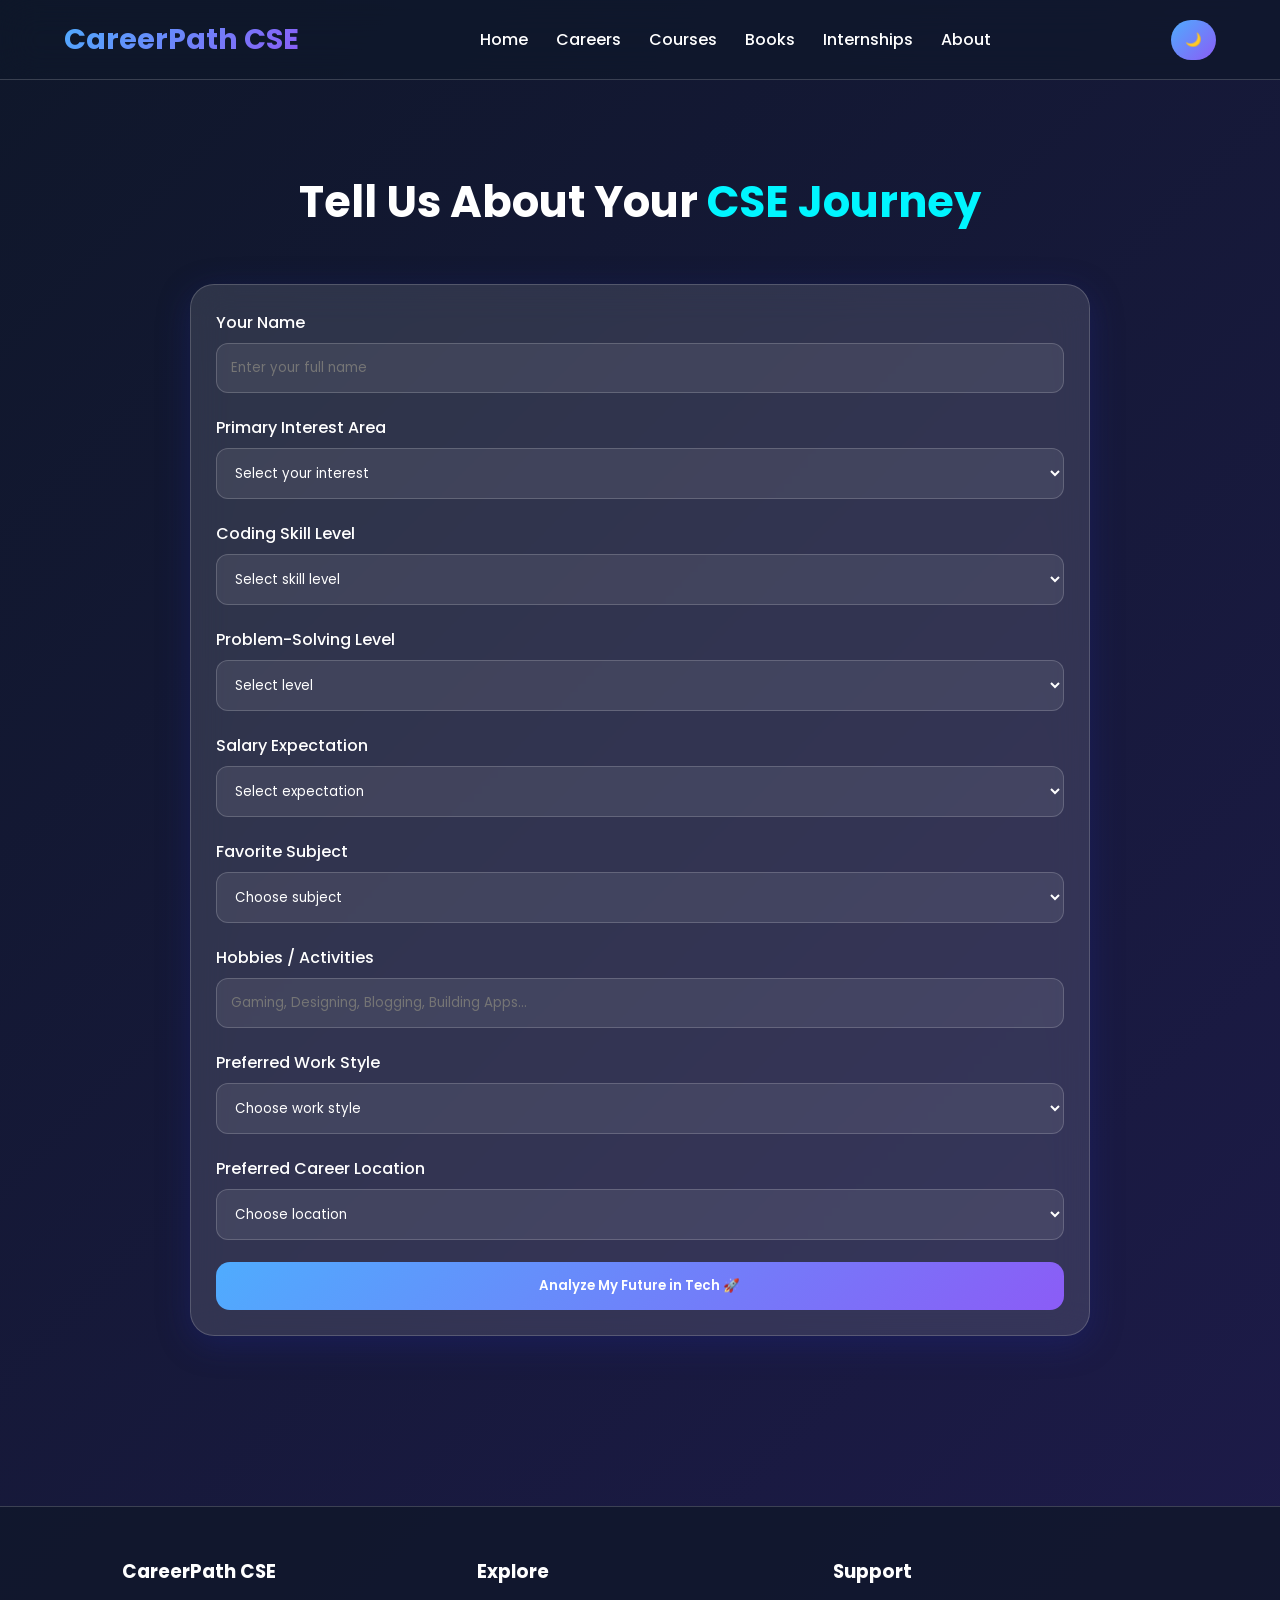
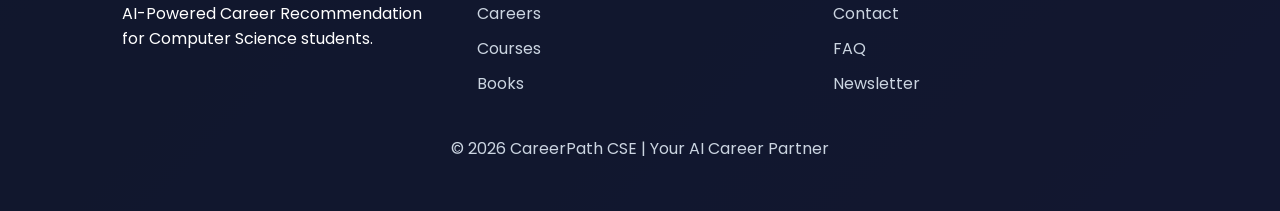
<file: quiz.html>
<!DOCTYPE html>
<html lang="en">
<head>
  <meta charset="UTF-8">
  <meta name="viewport" content="width=device-width, initial-scale=1.0">
  <title>Career Quiz | CareerPath CSE</title>
  <link rel="stylesheet" href="styles/style.css">
  <link rel="preconnect" href="https://fonts.googleapis.com">
  <link href="https://fonts.googleapis.com/css2?family=Poppins:wght@300;400;500;600;700;800&display=swap" rel="stylesheet">
</head>
<body>

  <!-- ================= NAVBAR ================= -->
  <nav class="navbar">
    <div class="nav-container">
      <div class="logo">CareerPath CSE</div>
      <ul class="nav-links">
        <li><a href="index.html">Home</a></li>
        <li><a href="careers.html">Careers</a></li>
        <li><a href="courses.html">Courses</a></li>
        <li><a href="books.html">Books</a></li>
        <li><a href="internships.html">Internships</a></li>
        <li><a href="about.html">About</a></li>
      </ul>
      <button class="theme-toggle" onclick="toggleTheme()">🌙</button>
    </div>
  </nav>

  <!-- ================= QUIZ SECTION ================= -->
  <section class="section">
    <div class="container">
      <h1 class="section-title">Tell Us About Your <span>CSE Journey</span></h1>

      <form id="careerQuizForm" class="glass-card quiz-form">

        <!-- Name -->
        <div class="form-group">
          <label for="name">Your Name</label>
          <input type="text" id="name" placeholder="Enter your full name" required>
        </div>

        <!-- Interest -->
        <div class="form-group">
          <label for="interest">Primary Interest Area</label>
          <select id="interest" required>
            <option value="">Select your interest</option>
            <option value="Programming">Programming</option>
            <option value="AI">Artificial Intelligence / ML</option>
            <option value="Security">Cybersecurity</option>
            <option value="Design">UI/UX Design</option>
            <option value="Business">Business Tech / Product</option>
            <option value="Data">Data Analytics</option>
            <option value="Cloud">Cloud / DevOps</option>
          </select>
        </div>

        <!-- Coding -->
        <div class="form-group">
          <label for="coding">Coding Skill Level</label>
          <select id="coding" required>
            <option value="">Select skill level</option>
            <option value="Low">Low</option>
            <option value="Medium">Medium</option>
            <option value="High">High</option>
          </select>
        </div>

        <!-- Problem Solving -->
        <div class="form-group">
          <label for="problemSolving">Problem-Solving Level</label>
          <select id="problemSolving" required>
            <option value="">Select level</option>
            <option value="Low">Low</option>
            <option value="Medium">Medium</option>
            <option value="High">High</option>
          </select>
        </div>

        <!-- Salary -->
        <div class="form-group">
          <label for="salary">Salary Expectation</label>
          <select id="salary" required>
            <option value="">Select expectation</option>
            <option value="5-8">₹5–8 LPA</option>
            <option value="8-15">₹8–15 LPA</option>
            <option value="15+">₹15+ LPA</option>
          </select>
        </div>

        <!-- Favorite Subject -->
        <div class="form-group">
          <label for="subject">Favorite Subject</label>
          <select id="subject" required>
            <option value="">Choose subject</option>
            <option value="DSA">Data Structures</option>
            <option value="AI">Artificial Intelligence</option>
            <option value="Networks">Computer Networks</option>
            <option value="Design">Design Thinking</option>
            <option value="Management">Project Management</option>
            <option value="Database">DBMS</option>
            <option value="Cloud">Cloud Computing</option>
          </select>
        </div>

        <!-- Hobbies -->
        <div class="form-group">
          <label for="hobbies">Hobbies / Activities</label>
          <input type="text" id="hobbies" placeholder="Gaming, Designing, Blogging, Building Apps..." required>
        </div>

        <!-- Work Style -->
        <div class="form-group">
          <label for="workStyle">Preferred Work Style</label>
          <select id="workStyle" required>
            <option value="">Choose work style</option>
            <option value="Remote">Remote</option>
            <option value="Office">Office</option>
            <option value="Hybrid">Hybrid</option>
            <option value="Freelance">Freelance</option>
          </select>
        </div>

        <!-- Location -->
        <div class="form-group">
          <label for="location">Preferred Career Location</label>
          <select id="location" required>
            <option value="">Choose location</option>
            <option value="India">India</option>
            <option value="Abroad">Abroad</option>
            <option value="Startup">Startup Ecosystem</option>
            <option value="Government">Government Tech Jobs</option>
          </select>
        </div>

        <!-- Submit -->
        <button type="submit" class="btn btn-primary">Analyze My Future in Tech 🚀</button>
      </form>
    </div>
  </section>

  <!-- ================= FOOTER ================= -->
  <footer class="footer">
    <div class="container footer-grid">
      <div>
        <h3>CareerPath CSE</h3>
        <p>AI-Powered Career Recommendation for Computer Science students.</p>
      </div>

      <div>
        <h3>Explore</h3>
        <a href="careers.html">Careers</a>
        <a href="courses.html">Courses</a>
        <a href="books.html">Books</a>
      </div>

      <div>
        <h3>Support</h3>
        <a href="contact.html">Contact</a>
        <a href="#">FAQ</a>
        <a href="#">Newsletter</a>
      </div>
    </div>

    <div class="footer-bottom">
      <p>© 2026 CareerPath CSE | Your AI Career Partner</p>
    </div>
  </footer>

  <!-- ================= SCRIPT ================= -->
  <script>
    function determineCareer(user) {
      if (user.coding === "High" && user.interest === "Programming") return "Software Developer";
      if (user.coding === "High" && user.interest === "AI") return "AI/ML Engineer";
      if (user.coding === "High" && user.interest === "Security") return "Cybersecurity Engineer";
      if (user.coding === "Low" && user.interest === "Design") return "UI/UX Designer";
      if (user.interest === "Business") return "Product Manager";
      if (user.coding === "Medium" && user.interest === "Data") return "Data Analyst";
      return "Software Developer";
    }

    document.getElementById("careerQuizForm").addEventListener("submit", function(e) {
      e.preventDefault();

      const userData = {
        name: document.getElementById("name").value,
        interest: document.getElementById("interest").value,
        coding: document.getElementById("coding").value,
        problemSolving: document.getElementById("problemSolving").value,
        salary: document.getElementById("salary").value,
        subject: document.getElementById("subject").value,
        hobbies: document.getElementById("hobbies").value,
        workStyle: document.getElementById("workStyle").value,
        location: document.getElementById("location").value
      };

      const recommendedCareer = determineCareer(userData);
      localStorage.setItem("careerPathUser", JSON.stringify(userData));
      localStorage.setItem("recommendedCareer", recommendedCareer);

      // Processing Screen
      document.body.innerHTML = `
        <div class="loader-screen">
          <div class="loader"></div>
          <h1>Analyzing Your Future in Tech...</h1>
          <p>Our AI is finding the best CSE career path for you 🚀</p>
        </div>
      `;

      setTimeout(() => {
        window.location.href = "careers.html";
      }, 3000);
    });
  </script>

  <script src="scripts/main.js"></script>
</body>
</html>
</file>
<file: styles/style.css>
/* =========================================================
   CareerPath CSE - Premium EdTech UI
   File: styles/style.css
   Theme: Futuristic Glassmorphism + Dark/Light Mode
========================================================= */

/* ---------- ROOT VARIABLES ---------- */
:root {
  --bg-primary: #0b1020;
  --bg-secondary: rgba(255, 255, 255, 0.08);
  --bg-card: rgba(255, 255, 255, 0.12);
  --text-primary: #ffffff;
  --text-secondary: #cbd5e1;
  --accent-blue: #4facfe;
  --accent-purple: #8b5cf6;
  --accent-neon: #00f5ff;
  --border-glass: rgba(255, 255, 255, 0.18);
  --shadow: 0 8px 32px rgba(31, 38, 135, 0.37);
  --gradient-main: linear-gradient(135deg, #4facfe, #8b5cf6);
  --gradient-dark: linear-gradient(135deg, #0f172a, #1e1b4b);
  --success: #22c55e;
  --warning: #facc15;
  --danger: #ef4444;
}

/* ---------- LIGHT MODE ---------- */
body.light-mode {
  --bg-primary: #f4f7fb;
  --bg-secondary: rgba(255, 255, 255, 0.75);
  --bg-card: rgba(255, 255, 255, 0.9);
  --text-primary: #0f172a;
  --text-secondary: #475569;
  --border-glass: rgba(255, 255, 255, 0.4);
  --shadow: 0 8px 24px rgba(0, 0, 0, 0.08);
  --gradient-dark: linear-gradient(135deg, #dbeafe, #ede9fe);
}

/* ---------- GLOBAL RESET ---------- */
* {
  margin: 0;
  padding: 0;
  box-sizing: border-box;
  font-family: "Poppins", sans-serif;
}

html {
  scroll-behavior: smooth;
}

body {
  background: var(--gradient-dark);
  color: var(--text-primary);
  min-height: 100vh;
  transition: all 0.3s ease;
  overflow-x: hidden;
}

/* ---------- SCROLLBAR ---------- */
::-webkit-scrollbar {
  width: 10px;
}
::-webkit-scrollbar-track {
  background: #0f172a;
}
::-webkit-scrollbar-thumb {
  background: var(--gradient-main);
  border-radius: 10px;
}

/* ---------- CONTAINER ---------- */
.container {
  width: 90%;
  max-width: 1400px;
  margin: auto;
}

/* ---------- NAVBAR ---------- */
.navbar {
  position: sticky;
  top: 0;
  width: 100%;
  backdrop-filter: blur(18px);
  background: rgba(15, 23, 42, 0.65);
  border-bottom: 1px solid var(--border-glass);
  z-index: 999;
}

.nav-container {
  display: flex;
  justify-content: space-between;
  align-items: center;
  padding: 18px 5%;
}

.logo {
  font-size: 1.8rem;
  font-weight: 700;
  background: var(--gradient-main);
  -webkit-background-clip: text;
  -webkit-text-fill-color: transparent;
}

.nav-links {
  display: flex;
  list-style: none;
  gap: 28px;
}

.nav-links a {
  color: var(--text-primary);
  text-decoration: none;
  font-weight: 500;
  transition: 0.3s;
}

.nav-links a:hover {
  color: var(--accent-neon);
}

.theme-toggle {
  cursor: pointer;
  border: none;
  padding: 10px 14px;
  border-radius: 50px;
  background: var(--gradient-main);
  color: white;
  font-weight: 600;
}

/* ---------- HERO SECTION ---------- */
.hero {
  min-height: 92vh;
  display: flex;
  align-items: center;
  justify-content: center;
  padding: 80px 5%;
}

.hero-content {
  display: grid;
  grid-template-columns: repeat(auto-fit, minmax(320px, 1fr));
  align-items: center;
  gap: 50px;
}

.hero-text h1 {
  font-size: 4rem;
  line-height: 1.2;
  margin-bottom: 20px;
}

.hero-text h1 span {
  background: var(--gradient-main);
  -webkit-background-clip: text;
  -webkit-text-fill-color: transparent;
}

.hero-text p {
  color: var(--text-secondary);
  font-size: 1.15rem;
  margin-bottom: 30px;
  line-height: 1.8;
}

.hero-buttons {
  display: flex;
  gap: 20px;
  flex-wrap: wrap;
}

/* ---------- BUTTONS ---------- */
.btn {
  padding: 14px 28px;
  border-radius: 14px;
  border: none;
  cursor: pointer;
  font-weight: 600;
  text-decoration: none;
  transition: 0.3s;
}

.btn-primary {
  background: var(--gradient-main);
  color: white;
}

.btn-secondary {
  background: transparent;
  border: 1px solid var(--accent-neon);
  color: var(--accent-neon);
}

.btn:hover {
  transform: translateY(-4px);
  box-shadow: var(--shadow);
}

/* ---------- GLASS CARD ---------- */
.glass-card {
  background: var(--bg-card);
  border-radius: 24px;
  backdrop-filter: blur(18px);
  border: 1px solid var(--border-glass);
  box-shadow: var(--shadow);
  padding: 25px;
  transition: 0.4s;
}

.glass-card:hover {
  transform: translateY(-8px);
}

/* ---------- SECTION ---------- */
.section {
  padding: 90px 5%;
}

.section-title {
  text-align: center;
  font-size: 2.7rem;
  margin-bottom: 50px;
}

.section-title span {
  color: var(--accent-neon);
}

/* ---------- CAREER GRID ---------- */
.career-grid,
.course-grid,
.book-grid,
.internship-grid {
  display: grid;
  grid-template-columns: repeat(auto-fit, minmax(270px, 1fr));
  gap: 28px;
}

.course-card {
  min-height: 320px;
  display: flex;
  flex-direction: column;
  justify-content: space-between;
}

.book-card {
  display: grid;
  grid-template-columns: minmax(180px, 240px) 1fr;
  gap: 24px;
  align-items: stretch;
  min-height: 280px;
}

.book-cover {
  display: flex;
  justify-content: center;
  align-items: center;
}

.book-cover img {
  width: 100%;
  height: auto;
  border-radius: 20px;
  object-fit: cover;
  box-shadow: 0 16px 45px rgba(0, 0, 0, 0.18);
}

.book-info {
  display: flex;
  flex-direction: column;
  justify-content: space-between;
  gap: 12px;
}

.book-info h3 {
  margin-bottom: 12px;
}

.book-info p {
  margin: 0;
  color: var(--text-secondary);
}

.book-info p strong {
  color: var(--text-primary);
}

.book-meta {
  display: flex;
  flex-wrap: wrap;
  gap: 10px;
  margin-top: 12px;
}

.book-category,
.book-price {
  padding: 8px 14px;
  border-radius: 999px;
  font-size: 0.95rem;
  font-weight: 600;
}

.book-category {
  background: rgba(79, 172, 254, 0.12);
  color: var(--accent-blue);
  border: 1px solid rgba(79, 172, 254, 0.25);
}

.book-price {
  background: rgba(139, 92, 246, 0.12);
  color: var(--accent-purple);
  border: 1px solid rgba(139, 92, 246, 0.25);
}

.book-info .hero-buttons {
  display: flex;
  gap: 14px;
  flex-wrap: wrap;
  align-items: center;
  margin-top: 16px;
}

.hero-buttons .btn {
  min-width: 130px;
}

.card-icon {
  font-size: 2.4rem;
  margin-bottom: 15px;
}

.glass-card h3 {
  margin-bottom: 12px;
  font-size: 1.4rem;
}

.glass-card p {
  color: var(--text-secondary);
  line-height: 1.7;
}

/* ---------- QUIZ FORM ---------- */
.quiz-form {
  max-width: 900px;
  margin: auto;
  display: grid;
  gap: 22px;
}

.form-group {
  display: flex;
  flex-direction: column;
}

.form-group label {
  margin-bottom: 8px;
  font-weight: 500;
}

.form-group input,
.form-group select,
.form-group textarea {
  padding: 14px;
  border-radius: 12px;
  border: 1px solid var(--border-glass);
  background: rgba(255, 255, 255, 0.08);
  color: var(--text-primary);
  outline: none;
}

/* ---------- SEARCH BAR ---------- */
.search-bar {
  width: 100%;
  max-width: 650px;
  margin: 0 auto 40px;
  display: flex;
}

.search-bar input {
  flex: 1;
  padding: 15px;
  border-radius: 14px 0 0 14px;
  border: none;
  outline: none;
}

.search-bar button {
  padding: 15px 25px;
  border: none;
  background: var(--gradient-main);
  color: white;
  border-radius: 0 14px 14px 0;
  cursor: pointer;
}

/* ---------- DASHBOARD ---------- */
.dashboard {
  display: grid;
  grid-template-columns: 2fr 1fr;
  gap: 30px;
}

.salary-badge {
  display: inline-block;
  padding: 8px 14px;
  border-radius: 50px;
  background: var(--success);
  color: white;
  font-weight: 600;
  margin-top: 10px;
}

/* ---------- PROGRESS BAR ---------- */
.progress-container {
  background: rgba(255,255,255,0.1);
  border-radius: 20px;
  overflow: hidden;
  height: 14px;
}

.progress-bar {
  height: 100%;
  width: 75%;
  background: var(--gradient-main);
}

/* ---------- TESTIMONIALS ---------- */
.testimonial {
  text-align: center;
  padding: 30px;
}

.testimonial img {
  width: 70px;
  height: 70px;
  border-radius: 50%;
  margin-bottom: 15px;
}

/* ---------- FOOTER ---------- */
.footer {
  background: rgba(15, 23, 42, 0.8);
  padding: 50px 5%;
  margin-top: 80px;
  border-top: 1px solid var(--border-glass);
}

.footer-grid {
  display: grid;
  grid-template-columns: repeat(auto-fit, minmax(220px, 1fr));
  gap: 30px;
}

.footer h3 {
  margin-bottom: 15px;
}

.footer a {
  display: block;
  color: var(--text-secondary);
  margin-bottom: 10px;
  text-decoration: none;
}

.footer a:hover {
  color: var(--accent-neon);
}

.footer-bottom {
  margin-top: 30px;
  text-align: center;
  color: var(--text-secondary);
}

/* ---------- LOADING SCREEN ---------- */
.loader-screen {
  display: flex;
  flex-direction: column;
  align-items: center;
  justify-content: center;
  height: 100vh;
  text-align: center;
}

.loader {
  width: 90px;
  height: 90px;
  border: 8px solid rgba(255,255,255,0.1);
  border-top: 8px solid var(--accent-neon);
  border-radius: 50%;
  animation: spin 1s linear infinite;
  margin-bottom: 25px;
}

@keyframes spin {
  to {
    transform: rotate(360deg);
  }
}

/* ---------- ANIMATIONS ---------- */
.fade-in {
  animation: fadeIn 1s ease forwards;
}

@keyframes fadeIn {
  from {
    opacity: 0;
    transform: translateY(25px);
  }
  to {
    opacity: 1;
    transform: translateY(0);
  }
}

/* ---------- RESPONSIVE ---------- */
@media (max-width: 992px) {
  .hero-text h1 {
    font-size: 3rem;
  }

  .dashboard {
    grid-template-columns: 1fr;
  }
}

@media (max-width: 768px) {
  .nav-links {
    display: none;
  }

  .hero {
    text-align: center;
  }

  .hero-buttons {
    justify-content: center;
  }

  .section-title {
    font-size: 2.2rem;
  }

  .hero-text h1 {
    font-size: 2.5rem;
  }

  .book-card {
    grid-template-columns: 1fr;
  }
}

@media (max-width: 480px) {
  .hero-text h1 {
    font-size: 2rem;
  }

  .btn {
    width: 100%;
    text-align: center;
  }
}
</file>
